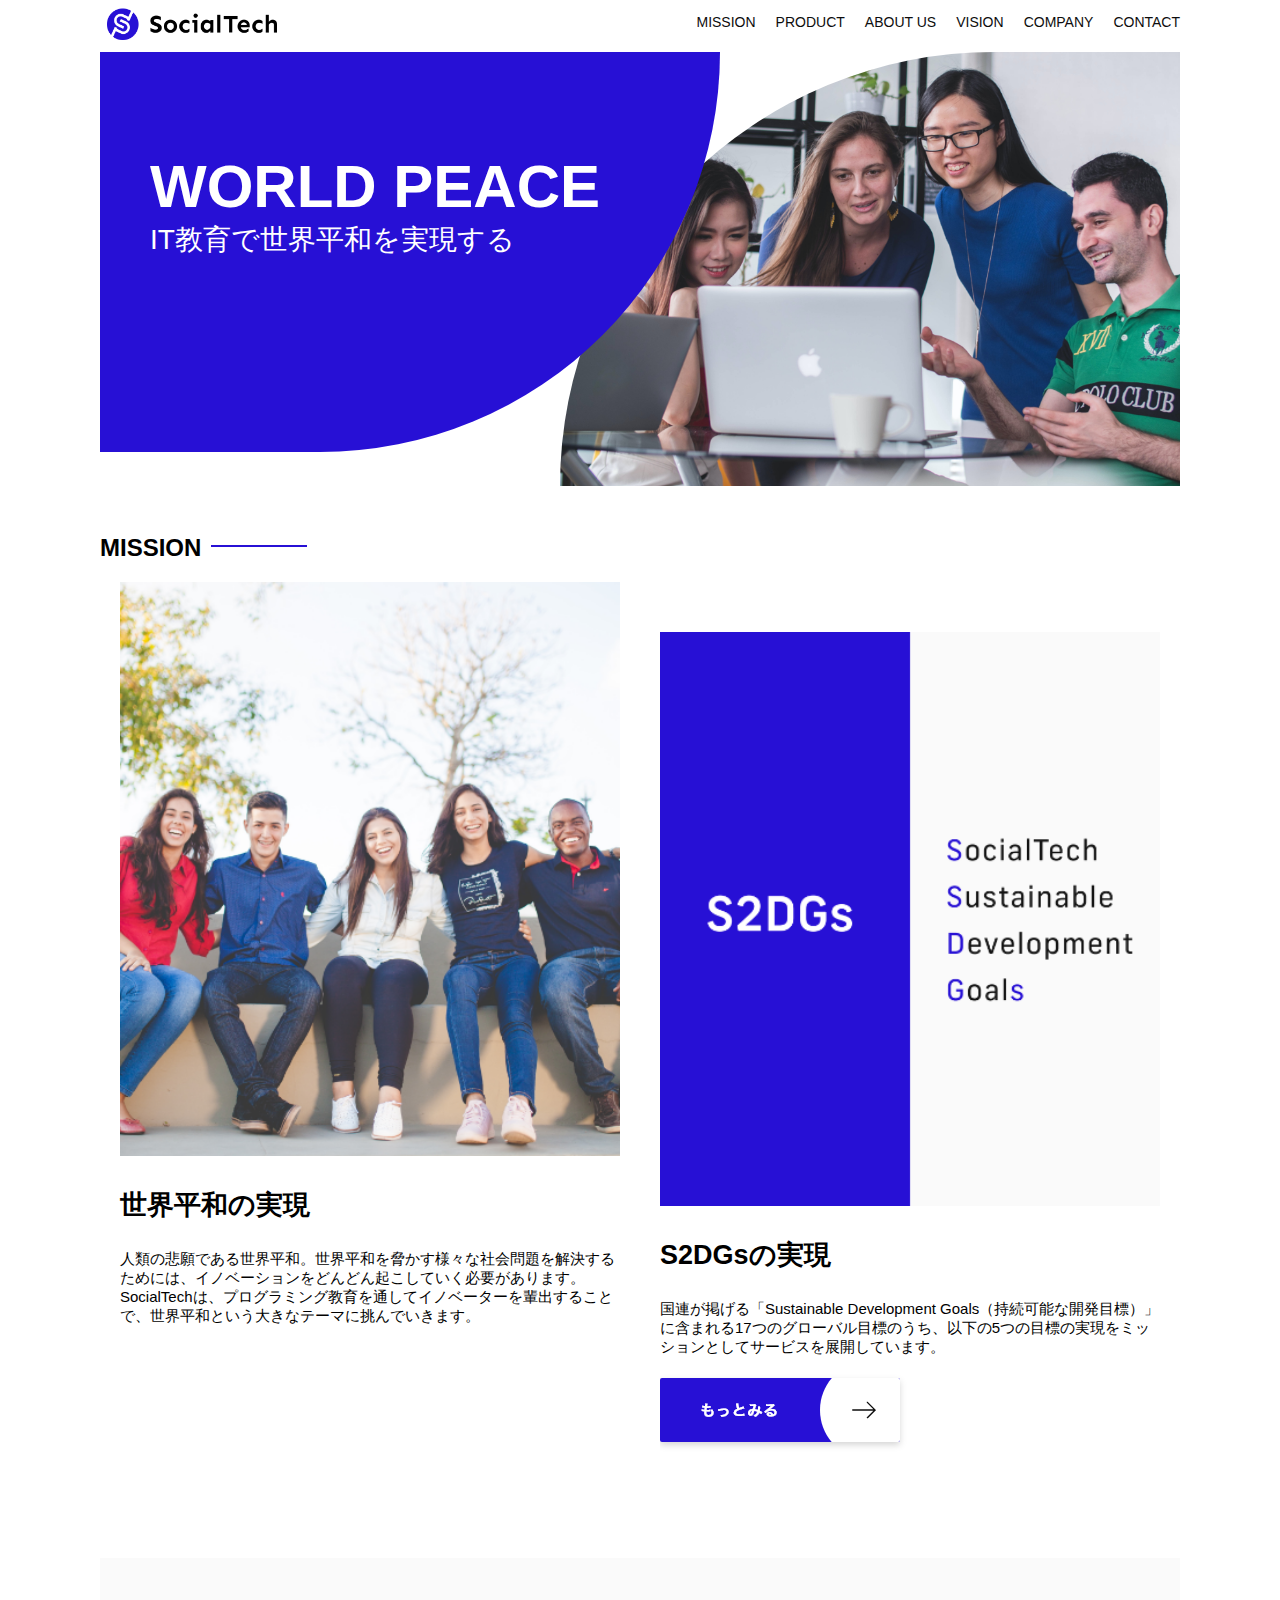
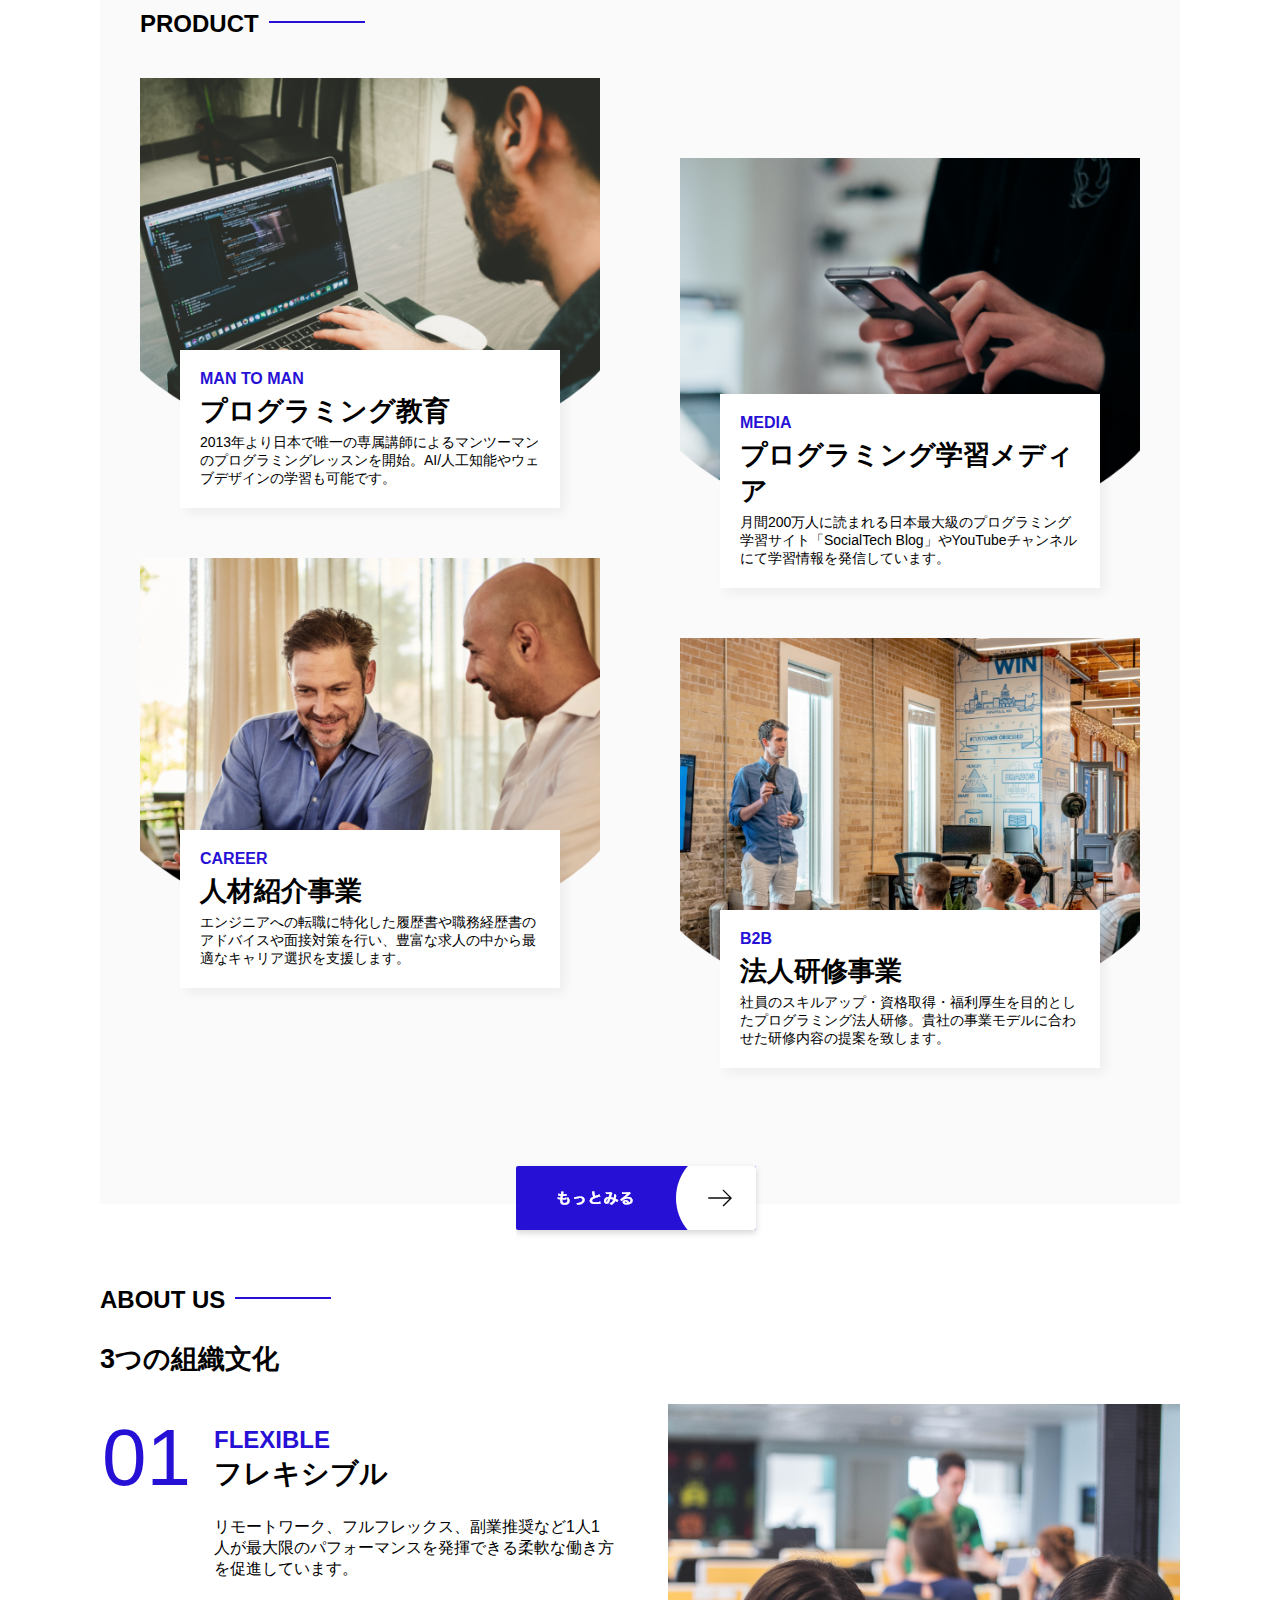
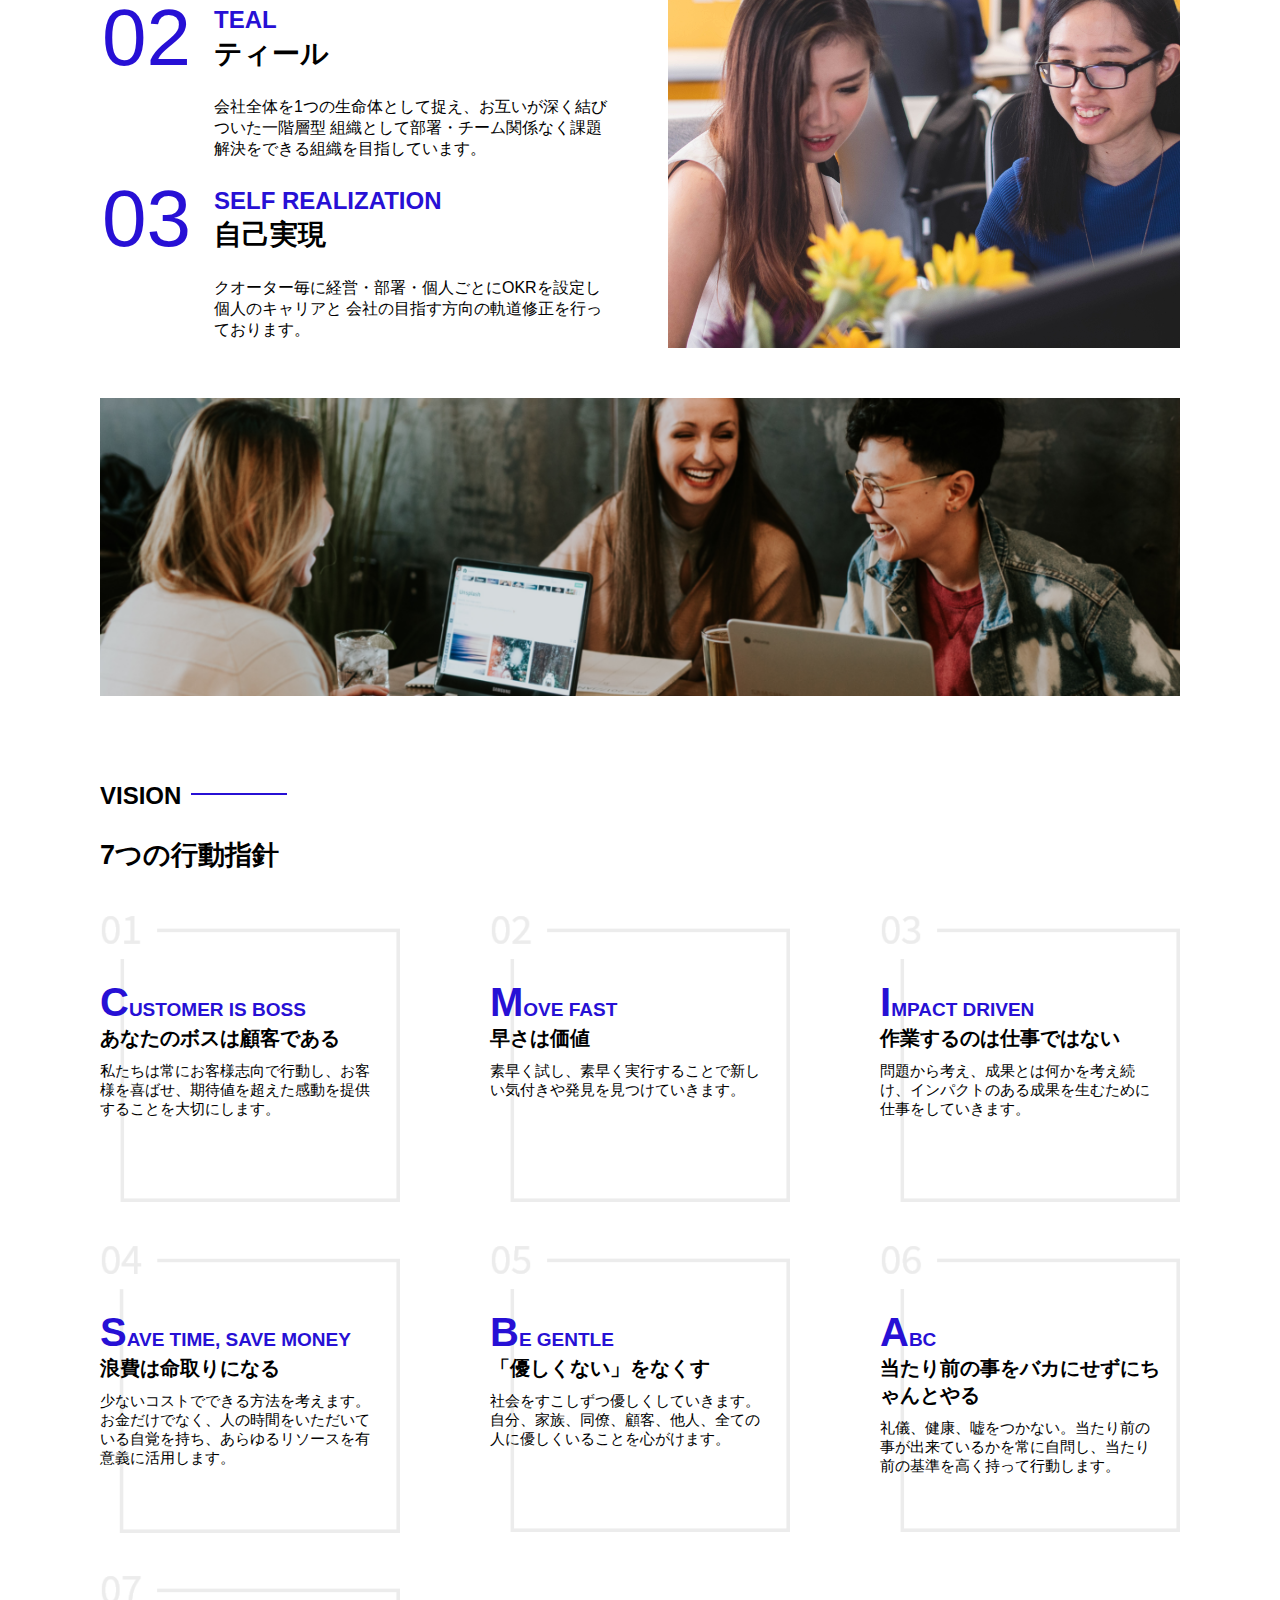
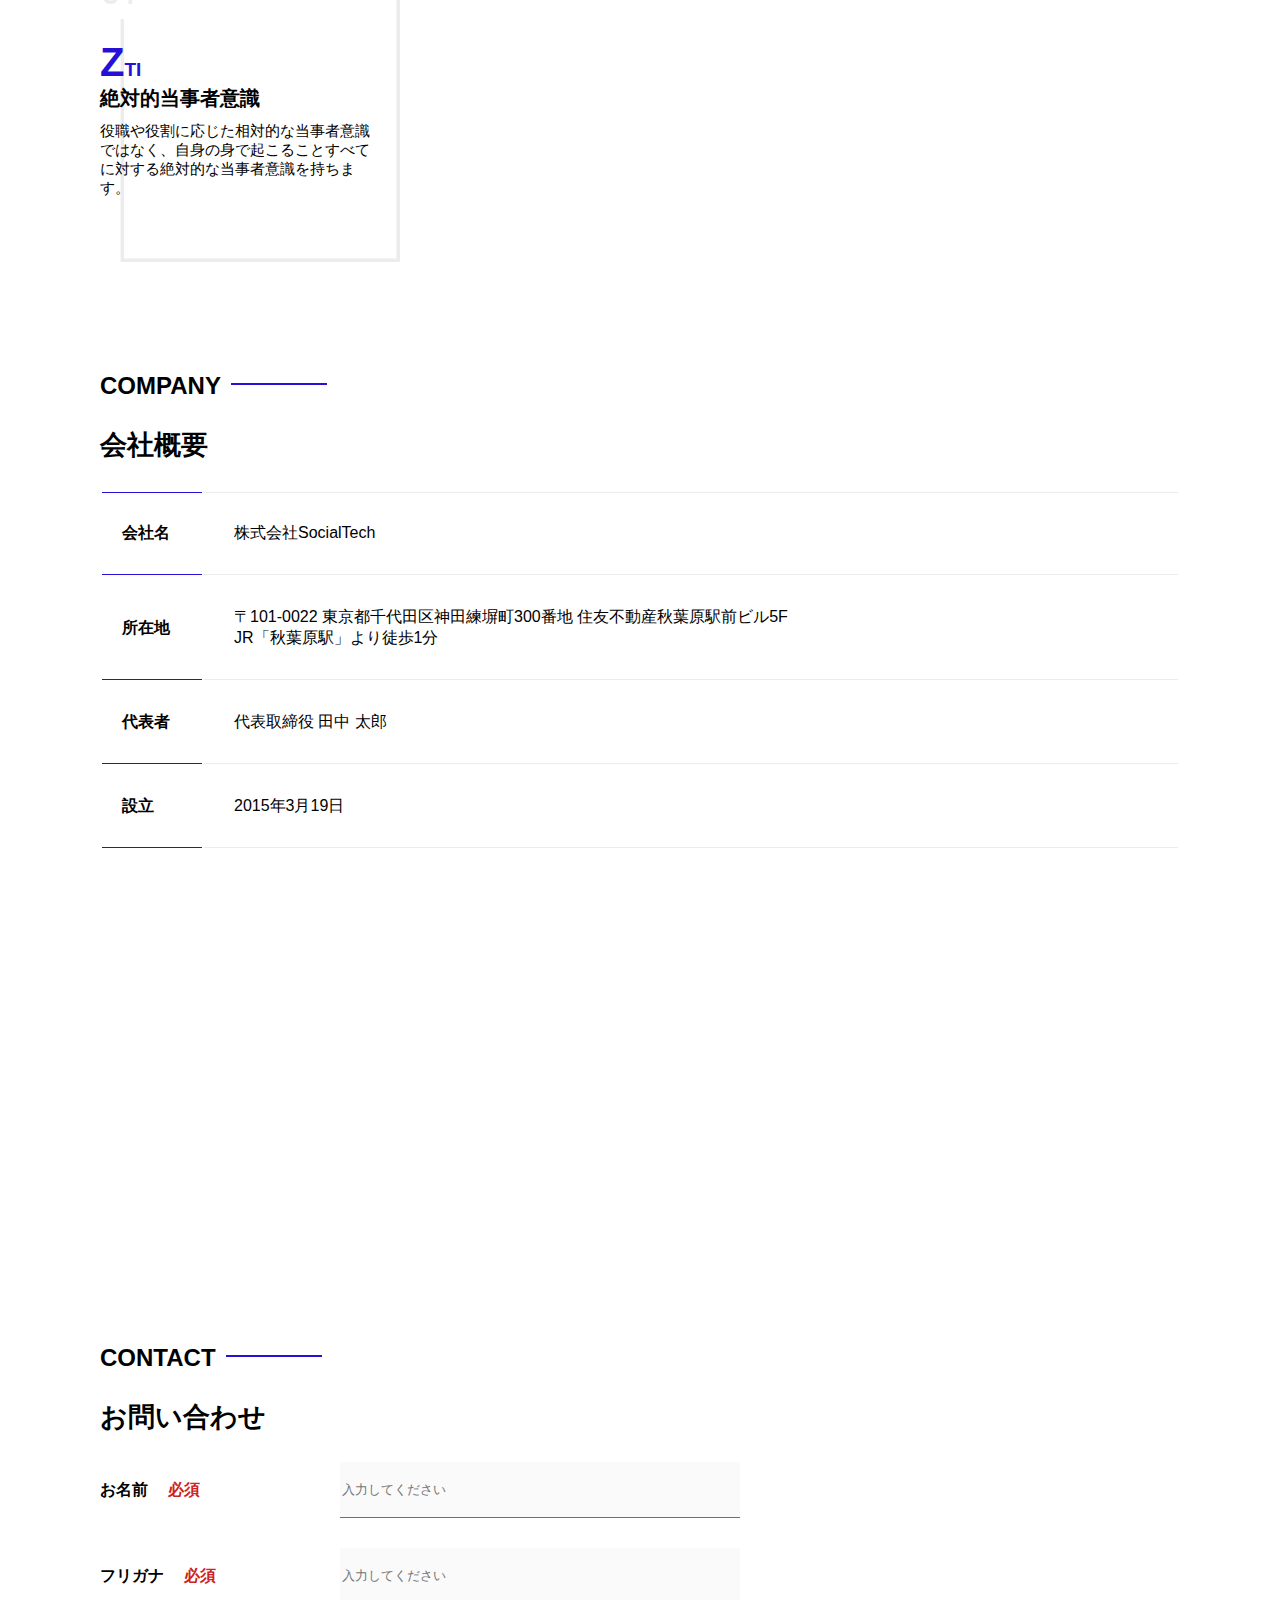
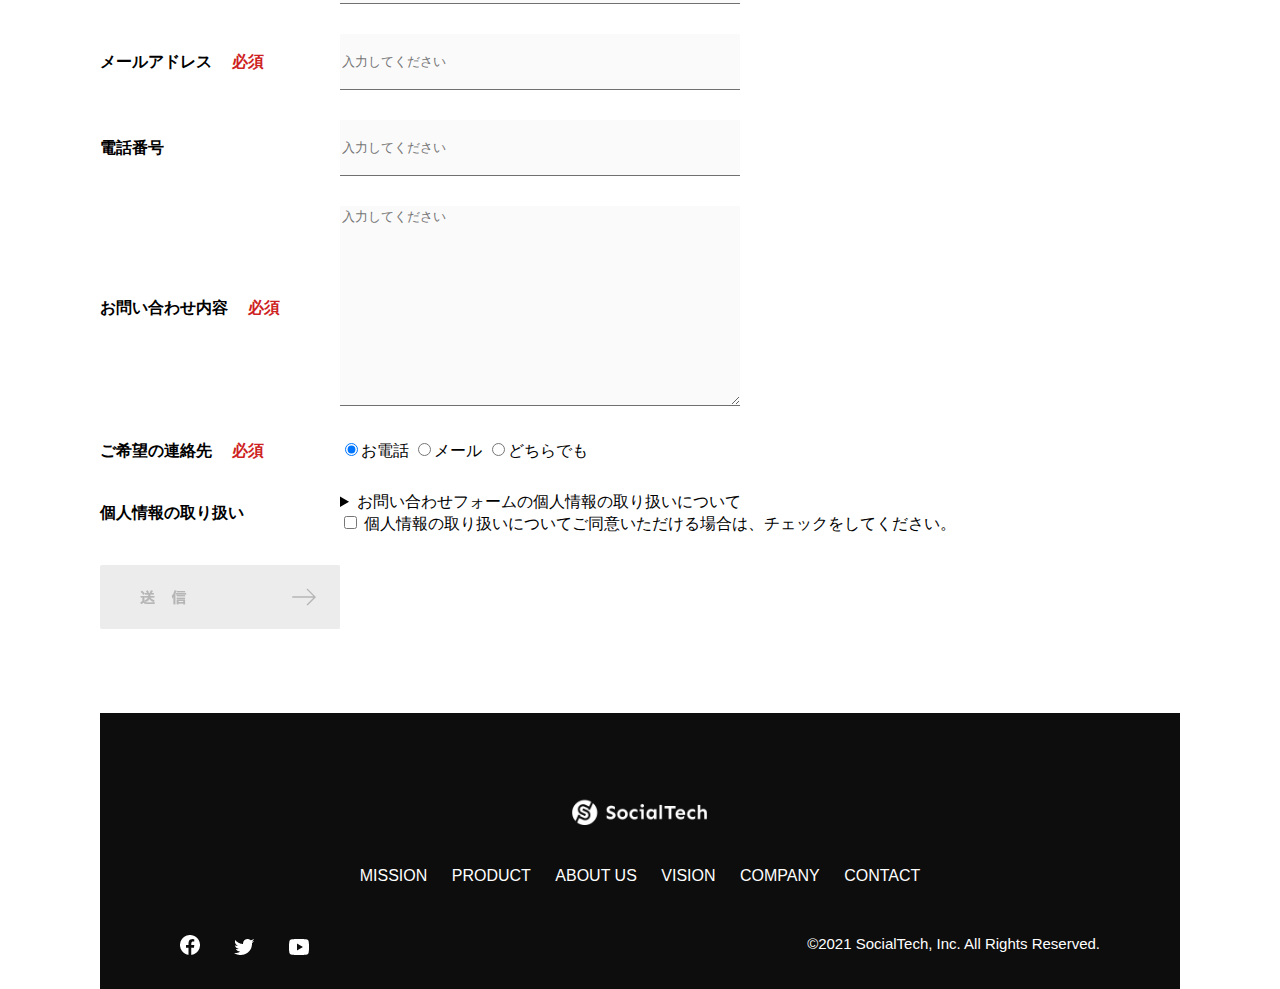
<file: socialtech/index.html>
<!DOCTYPE html>
<html>
  <head>
  <title>SocialTech</title>
  <meta charset="UTF-8">
  <meta name="description" content="SocialTechはEdTech業界のリーディングカンパニーを目指します。">
  <meta name="viewport" content="width=device-width, initial-scale=1.0">
  <link rel="stylesheet" href="style.css">
  </head>
  <body>
    <header>
      <a href="index.html" id="logo">
        <img src="images/logo.png" alt="トップページに戻る">
      </a>
      <nav id="nav-pc">
        <ul>
          <li><a href="mission.html">MISSION</a></li>
          <li><a href="product.html">PRODUCT</a></li>
          <li><a href="index.html#aboutus">ABOUT US</a></li>
          <li><a href="index.html#vision">VISION</a></li>
          <li><a href="index.html#company">COMPANY</a></li>
          <li><a href="index.html#contact">CONTACT</a></li>
        </ul>
      </nav>
      <!-- スマホ用メニューボタン -->
       <button id="menu-sp" onclick="document.getElementById('nav-sp').style.display = 'block'">
        <img src="images/button-menu.png" alt="ナビゲーションを開く">
       </button>
       <!-- スマホ用ナビゲーション -->
        <div id="nav-sp">
          <button id="close" onclick="document.getElementById('nav-sp').style.display = 'none'">
            <img src="images/button-close.png" alt="ナビゲーションを閉じる">
          </button>

          <nav>
            <ul>
              <li>
                <a id="logo-sp" href="index.html" onclick="document.getElementById('nav-sp').style.display = 'none'"><img src="images/logo-sp.png" alt="トップページに戻る"></a>
              </li>
              <li><a class="menu" href="mission.html" onclick="document.getElementById('nav-sp').style.display = 'none'">MISSION</a></li>
              <li><a class="menu" href="product.html" onclick="document.getElementById('nav-sp').style.display = 'none'">PRODUCT</a></li>
              <li><a class="menu" href="index.html#aboutus" onclick="document.getElementById('nav-sp').style.display = 'none'">ABOUT US</a></li>
              <li><a class="menu" href="index.html#vision" onclick="document.getElementById('nav-sp').style.display = 'none'">VISION</a></li>
              <li><a class="menu" href="index.html#company" onclick="document.getElementById('nav-sp').style.display = 'none'">COMPANY</a></li>
              <li><a class="menu" href="index.html#contact" onclick="document.getElementById('nav-sp').style.display = 'none'">CONTACT</a></li>
           </ul>
          </nav>
          <div id="sns">
            <a href="https://www.facebook.com/sejuku2013">
              <img src="images/button-facebook.png" alt="Facebookのリンク">
            </a>
            <a href="https://twitter.com/samuraijuku">
              <img src="images/button-twitter.png" alt="Twitterのリンク">
            </a>
            <a href="https://www.youtube.com/channel/UCCFOQO5aDK0xXam4cUQXT8g">
              <img src="images/button-youtube.png" alt="YouTubeのリンク">
            </a>
          </div>
        </div>
    </header>

  <main>
    <article>
      <section id="main-visual">
        <div id="main-message">
          <h1>WORLD PEACE</h1>
          <p>IT教育で世界平和を実現する</p>
        </div>
        <img src="images/index/index-main.png" alt="PCの周りに集まる多国籍の仲間たち">
      </section>
      <!-- ミッション -->
      <section id="mission">
        <h2 class="index-h2">MISSION</h2>
        <div id="mission-flex">
          <div>
            <img id="mission-photo" src="images/index/index-mission.png" alt="屋外のベンチで写真を撮影する多国籍の仲間たち">
            <h3>世界平和の実現</h3>
            <p>
              人類の悲願である世界平和。世界平和を脅かす様々な社会問題を解決するためには、イノベーションをどんどん起こしていく必要があります。SocialTechは、プログラミング教育を通してイノベーターを輩出することで、世界平和という大きなテーマに挑んでいきます。
            </p>
          </div>
          <div>
            <img id="s2dgs" src="images/index/s2dgs.png" alt="S2DGs">
            <h3>S2DGsの実現</h3>
            <p>国連が掲げる「Sustainable Development Goals（持続可能な開発目標）」に含まれる17つのグローバル目標のうち、以下の5つの目標の実現をミッションとしてサービスを展開しています。</p>
            <a href="mission.html">
              <img src="images/button-more.png" alt="もっとみる">
            </a>
          </div>
        </div>
    </section>
    <!-- プロダクト -->
     <section id="product">
      <h2 class="index-h2">PRODUCT</h2>
      <div class="product-flex">
        <div id="product-left">
          <div>
            <img class="product-photo" src="images/index/index-mantoman.png" alt="PCでコードを書く男性">
            <div class="product-explain">
              <span>MAN TO MAN</span>
              <h3>プログラミング教育</h3>
              <p>2013年より日本で唯一の専属講師によるマンツーマンのプログラミングレッスンを開始。AI/人工知能やウェブデザインの学習も可能です。</p>
            </div>
          </div>

          <div>
            <img class="product-photo" src="images/index/index-career.png" alt="笑顔で話し合う2人の男性">
            <div class="product-explain">
              <span>CAREER</span>
              <h3>人材紹介事業</h3>
              <p>エンジニアへの転職に特化した履歴書や職務経歴書のアドバイスや面接対策を行い、豊富な求人の中から最適なキャリア選択を支援します。</p>
            </div>
          </div>
        </div>

        <div id="product-right">
          <div>
            <img class="product-photo" src="images/index/index-media.png" alt="スマートフォンを操作する人">
            <div class="product-explain">
              <span>MEDIA</span>
              <h3>プログラミング学習メディア</h3>
              <p>月間200万人に読まれる日本最大級のプログラミング学習サイト「SocialTech Blog」やYouTubeチャンネルにて学習情報を発信しています。</p>
            </div>
          </div>
          <div>
            <img class="product-photo" src="images/index/index-b2b.png" alt="講演中の男性とそれを聴く人々">
            <div class="product-explain">
              <span>B2B</span>
              <h3>法人研修事業</h3>
              <p>社員のスキルアップ・資格取得・福利厚生を目的としたプログラミング法人研修。貴社の事業モデルに合わせた研修内容の提案を致します。</p>
            </div>
          </div>
        </div>
      </div>

      <div id="product-more">
        <a href="product.html">
          <img src="images/button-more.png" alt="もっとみる">
        </a>
      </div>
     </section>
     <!-- ABOUT US -->
      <section id="aboutus">
        <h2 class="index-h2">ABOUT US</h2>
        <h3>3つの組織文化</h3>
        <div>
          <table class="culture-table">
            <tr>
              <td class="culture-num">01</td>
              <th><span class="culture-en">FLEXIBLE</span><br>フレキシブル</th>
            </tr>
            <tr>
              <td>
                <!-- 空のセル -->
              </td>
              <td class="culture-description">リモートワーク、フルフレックス、副業推奨など1人1人が最大限のパフォーマンスを発揮できる柔軟な働き方を促進しています。</td>
            </tr>
            <tr>
              <td class="culture-num">02</td>
              <th><span class="culture-en">TEAL</span><br>ティール</th>
            </tr>
            <tr>
              <td>
                <!-- 空のセル -->
              </td>
              <td class="culture-description">会社全体を1つの生命体として捉え、お互いが深く結びついた一階層型 組織として部署・チーム関係なく課題解決をできる組織を目指しています。</td>
            </tr>
            <tr>
              <td class="culture-num">03</td>
              <th><span class="culture-en">SELF REALIZATION</span><br>自己実現</th>
            </tr>
            <tr>
              <td>
                <!-- 空のセル -->
              </td>
              <td class="culture-description">クオーター毎に経営・部署・個人ごとにOKRを設定し個人のキャリアと 会社の目指す方向の軌道修正を行っております。</td>
            </tr>
          </table>
          <img class="culture-img" src="images/index/index-aboutus1.png" alt="笑顔で話し合う2人の女性">
        </div>
        <img class="culture-img2" src="images/index/index-aboutus2.png" alt="笑顔で話し合う3人の男女">
      </section>

      <!-- VISION -->
      <section id="vision">
        <h2 class="index-h2">VISION</h2>
        <h3>7つの行動指針</h3>
        <div>
           <div class="vision-box">
            <img src="images/index/vision-01.png" alt="01">
            <div>
              <h4>CUSTOMER IS BOSS</h4>
              <h5>あなたのボスは顧客である</h5>
              <p>私たちは常にお客様志向で行動し、お客様を喜ばせ、期待値を超えた感動を提供することを大切にします。</p>
            </div>
           </div>
           
           <div class="vision-box">
            <img src="images/index/vision-02.png" alt="02">
            <div>
              <h4>MOVE FAST</h4>
              <h5>早さは価値</h5>
              <p>素早く試し、素早く実行することで新しい気付きや発見を見つけていきます。</p>
            </div>
           </div>

           <div class="vision-box">
            <img src="images/index/vision-03.png" alt="03">
            <div>
              <h4>IMPACT DRIVEN</h4>
              <h5>作業するのは仕事ではない</h5>
              <p>問題から考え、成果とは何かを考え続け、インパクトのある成果を生むために仕事をしていきます。</p>
            </div>
           </div>

           <div class="vision-box">
            <img src="images/index/vision-04.png" alt="04">
            <div>
              <h4>SAVE TIME, SAVE MONEY</h4>
              <h5>浪費は命取りになる</h5>
              <p>少ないコストでできる方法を考えます。お金だけでなく、人の時間をいただいている自覚を持ち、あらゆるリソースを有意義に活用します。</p>
            </div>
           </div>

           <div class="vision-box">
            <img src="images/index/vision-05.png" alt="05">
            <div>
              <h4>BE GENTLE</h4>
              <h5>「優しくない」をなくす</h5>
              <p>社会をすこしずつ優しくしていきます。自分、家族、同僚、顧客、他人、全ての人に優しくいることを心がけます。</p>
            </div>
           </div>

            <div class="vision-box">
            <img src="images/index/vision-06.png" alt="06">
            <div>
              <h4>ABC</h4>
              <h5>当たり前の事をバカにせずにちゃんとやる</h5>
              <p>礼儀、健康、嘘をつかない。当たり前の事が出来ているかを常に自問し、当たり前の基準を高く持って行動します。</p>
            </div>
           </div>

            <div class="vision-box">
            <img src="images/index/vision-07.png" alt="07">
            <div>
              <h4>ZTI</h4>
              <h5>絶対的当事者意識</h5>
              <p>役職や役割に応じた相対的な当事者意識ではなく、自身の身で起こることすべてに対する絶対的な当事者意識を持ちます。</p>
            </div>
           </div>
        </div>
      </section>
      <!-- COMPANY -->
      <section id="company">
        <h2 class="index-h2">COMPANY</h2>
        <h3>会社概要</h3>
        <table id="company-table">
          <tr>
            <th class="tableheader tableheader-first">会社名</th>
            <td class="cell cell-first">株式会社SocialTech</td>
          </tr>
          <tr>
            <th class="tableheader">所在地</th>
            <td class="cell">〒101-0022 東京都千代田区神田練塀町300番地 住友不動産秋葉原駅前ビル5F<br>JR「秋葉原駅」より徒歩1分</td>
          </tr>
          <tr>
            <th class="tableheader">代表者</th>
            <td class="cell">代表取締役 田中 太郎</td>
          </tr>
          <tr>
            <th class="tableheader">設立</th>
            <td class="cell">2015年3月19日</td>
          </tr>
        </table>
 <iframe 
 src="https://www.google.com/maps/embed?pb=!1m18!1m12!1m3!1d3240.0688551336807!2d139.7720776771055!3d35.69992317258124!2m3!1f0!2f0!3f0!3m2!1i1024!2i768!4f13.1!3m3!1m2!1s0x60188fee13660e23%3A0x77137876edf742ac!2z5L2P5Y-L5LiN5YuV55Sj56eL6JGJ5Y6f6aeF5YmN44OT44Or!5e0!3m2!1sja!2sjp!4v1704858013291!5m2!1sja!2sjp" 
 style="border: 0" allowfullscreen="" loading="lazy">
 </iframe>
      </section>

      <!-- お問い合わせフォーム -->
      <section id="contact">
        <h2 class="index-h2">CONTACT</h2>
        <h3>お問い合わせ</h3>
        <form>
          <div>
             <div class="contact-heading">
              <label class="contact-label">お名前<span class="contact-span">必須</span></label>
             </div>
             <div>
              <input type="text" name="name" placeholder="入力してください" class="contact-textbox">
             </div>
          </div>
          
          <div>
            <div class="contact-heading">
              <label class="contact-label">フリガナ<span class="contact-span">必須</span></label>
            </div>
            <div>
              <input type="text" name="hurigana" placeholder="入力してください" class="contact-textbox">
            </div>
          </div>

          <div>
            <div class="contact-heading">
              <label class="contact-label">メールアドレス<span class="contact-span">必須</span></label>
            </div>
            <div>
              <input type="text" name="email" placeholder="入力してください" class="contact-textbox">
            </div>
          </div>

          <div>
            <div class="contact-heading">
              <label class="contact-label">電話番号</label>
            </div>
            <div>
              <input type="text" name="tel" placeholder="入力してください" class="contact-textbox">
            </div>
          </div>

          <div>
            <div class="contact-heading">
              <label class="contact-label">お問い合わせ内容<span class="contact-span">必須</span></label>
            </div>

            <div>
              <textarea class="contact-textarea" placeholder="入力してください" name="message"></textarea>
            </div>
          </div>

          <div>
            <div class="contact-heading">
              <label class="contact-label">ご希望の連絡先<span class="contact-span">必須</span></label>
            </div>

            <div><input class="radiobutton" type="radio" value="tel" name="contact" checked><label>お電話</label> <input class="radiobutton" type="radio" value="mail" name="contact"><label>メール</label> <input class="radiobutton" type="radio" value="both" name="contact"><label>どちらでも</label></div>
          </div>

          <div>
            <div class="contact-heading">
              <label class="contact-label">個人情報の取り扱い</label>
            </div>

            <div>
              <details>
                <summary>お問い合わせフォームの個人情報の取り扱いについて</summary>
                <div>
                  <dl>
                    <dt>１．組織の名称又は氏名</dt>
                    <dd>株式会社SocialTech</dd>
                    <dt>２．個人情報保護管理者（若しくはその代理人）の氏名又は職名、所属及び連絡先</dt>
                    <dd>
                      <p>鈴木 一郎 コーポレート部</p>
                      <p>メールアドレス：samurai@example.com</p>
                      <p>TEL：03-1234-5678</p>
                    </dd>
                    <dt>３．個人情報の利用目的</dt>
                    <dd>
                      <ul>
                        <li>本サービス及び本サービスに関連する情報の提供又はそれらに関する連絡のため</li>
                        <li>ユーザーの本人確認のため</li>
                        <li>当社サービスのご案内のため</li>
                        <li>当社の商品等の広告または宣伝（電子メールによるものを含むものとします。）</li>
                      </ul>
                    </dd>
                    <dt>４．個人情報の取り扱い業務の委託</dt>
                    <dd>個人情報の取扱業務の全部または一部を外部に業務委託する場合があります。その際、弊社は、個人情報を適切に保護できる管理体制を敷き実行していることを条件として委託先を厳選したうえで、機密保持契約を委託先と締結し、お客様の個人情報を厳密に管理させます。</dd>
                    <dt>５．個人情報の開示等の請求</dt>
                    <dd>
                      お客様は、弊社に対してご自身の個人情報の開示等（利用目的の通知、開示、内容の訂正・追加・削除、利用の停止または消去、第三者への提供の停止）に関して、当社問合わせ窓口に申し出ることができます。<br>
                      その際、弊社はお客様ご本人を確認させていただいたうえで、合理的な期間内に対応いたします。<br>
                      なお、個人情報に関する弊社問合わせ先は、次の通りです。
                    </dd>
                    <dd>
                      <p>株式会社SocialTech　個人情報問合せ窓口</p>
                      <p>〒150-0043　東京都千代田区神田練塀町300番地 住友不動産秋葉原駅前ビル5F</p>
                      <p>メールアドレス：samurai@example.com　TEL：03-1234-5678</p>
                    </dd>

                    <dt>６．個人情報を提供されることの任意性について</dt>
                    <dd>お客様がご自身の個人情報を弊社に提供されるか否かは、お客様のご判断によりますが、もしご提供されない場合には、適切なサービスが提供できない場合がありますので予めご了承ください。</dd>
                  </dl>
                </div>
              </details>
              <input type="checkbox" name="agree">
              <span>個人情報の取り扱いについてご同意いただける場合は、チェックをしてください。</span>
            </div>
          </div>
            <input type="image" src="images/button-submit.png" alt="送信する">
        </form>
      </section>
    </article>
  </main>

  <footer>
    <div id="footer-logo">
      <img src="images/logo-sp.png" alt="SocialTech">
    </div>
    <div id="footer-link">
    <a href="mission.html">MISSION</a>
    <a href="product.html">PRODUCT</a>
    <a href="index.html#aboutus">ABOUT US</a>
    <a href="index.html#vision">VISION</a>
    <a href="index.html#company">COMPANY</a>
    <a href="index.html#contact">CONTACT</a>
    </div>
    <div id="sns-footer">
      <div class="sns-btns">
        <a href="https://www.facebook.com/sejuku2013"><img src="images/button-facebook.png" alt="Facebookのリンク"></a>
        <a href="https://twitter.com/samuraijuku"><img src="images/button-twitter.png" alt="Twitterのリンク"></a>
        <a href="https://www.youtube.com/channel/UCCFOQO5aDK0xXam4cUQXT8g"><img src="images/button-youtube.png" alt="YouTubeのリンク"></a>
      </div>
      <p id="copyright">&copy;2021 SocialTech, Inc. All Rights Reserved.</p>
    </div>
  </footer>
  </body>
</html>
</file>
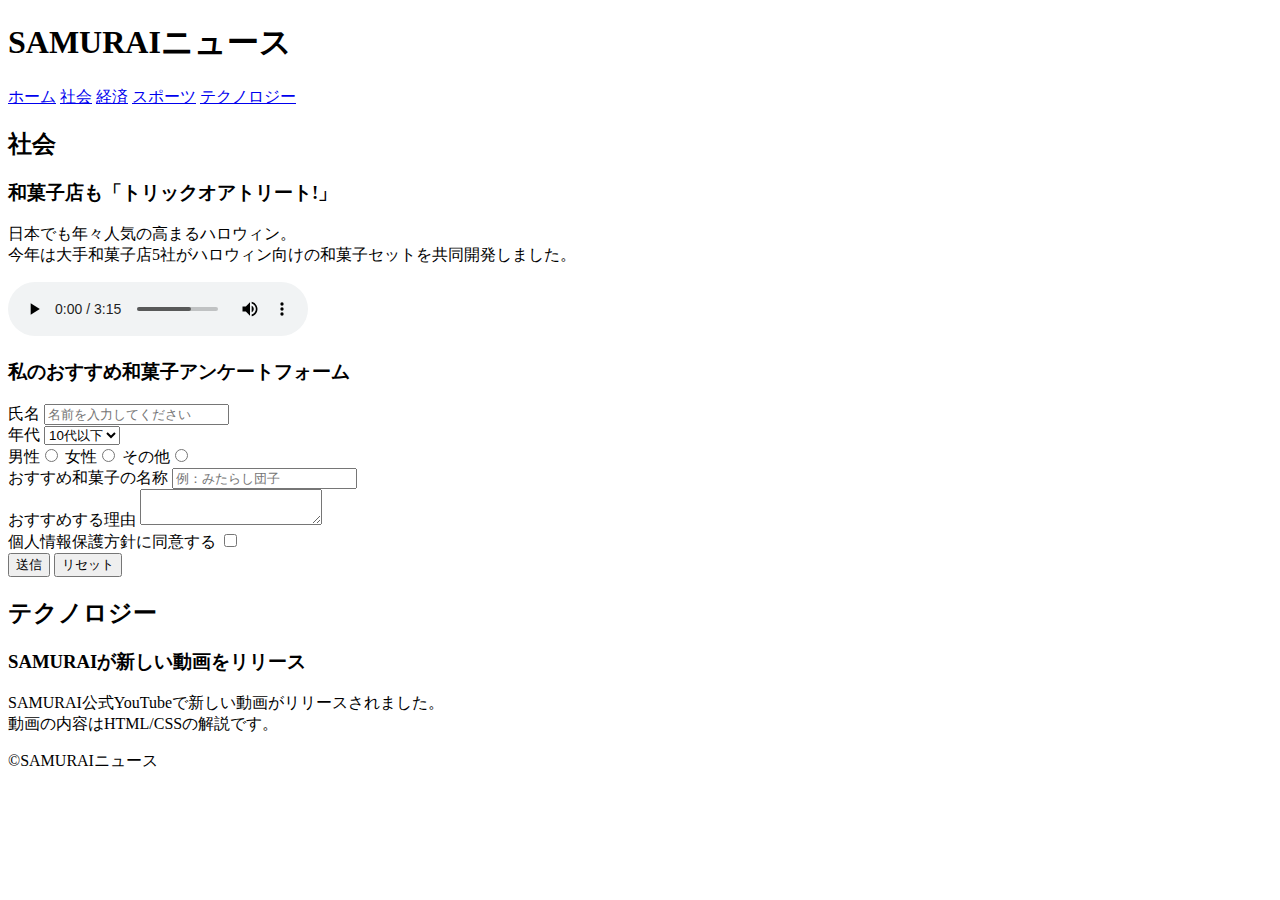
<file: kadai_008/kadai_008.html>
<!DOCTYPE html>
<html>
  <head>
  <title>8章課題</title>
  <meta name="description" content="このページは8章の課題です。">
  <meta charset="UTF-8">
</head>
<body>
  <header>
    <h1>SAMURAIニュース</h1>
    <nav>
      <a href="https://www.sejuku.net/?_gl=1*1wxbezd*_gcl_aw*R0NMLjE3NjI2NzA3NTkuQ2p3S0NBaUE4YnZJQmhCSkVpd0F1NWF5ckNZRnBTNzYzbjJNbXUtR1Z2bEJXeUk2SlpjRkR1QlhCem4tSnluejFjczdMbjJaeXYxaHl4b0N6ZklRQXZEX0J3RQ..*_gcl_au*NTQyOTcwNjAuMTc2MjY3MDc1OA..*_ga*NzQzNDcyMzk4LjE3NjI2NzA3NTg.*_ga_8Y6TNFRTP7*czE3Njk0ODcxNDgkbzE1NyRnMSR0MTc2OTQ4ODMzOCRqMjMkbDAkaDA.">ホーム</a>
      <a href="https://www.sejuku.net/?_gl=1*1wxbezd*_gcl_aw*R0NMLjE3NjI2NzA3NTkuQ2p3S0NBaUE4YnZJQmhCSkVpd0F1NWF5ckNZRnBTNzYzbjJNbXUtR1Z2bEJXeUk2SlpjRkR1QlhCem4tSnluejFjczdMbjJaeXYxaHl4b0N6ZklRQXZEX0J3RQ..*_gcl_au*NTQyOTcwNjAuMTc2MjY3MDc1OA..*_ga*NzQzNDcyMzk4LjE3NjI2NzA3NTg.*_ga_8Y6TNFRTP7*czE3Njk0ODcxNDgkbzE1NyRnMSR0MTc2OTQ4ODMzOCRqMjMkbDAkaDA.">社会</a>
      <a href="https://www.sejuku.net/?_gl=1*1wxbezd*_gcl_aw*R0NMLjE3NjI2NzA3NTkuQ2p3S0NBaUE4YnZJQmhCSkVpd0F1NWF5ckNZRnBTNzYzbjJNbXUtR1Z2bEJXeUk2SlpjRkR1QlhCem4tSnluejFjczdMbjJaeXYxaHl4b0N6ZklRQXZEX0J3RQ..*_gcl_au*NTQyOTcwNjAuMTc2MjY3MDc1OA..*_ga*NzQzNDcyMzk4LjE3NjI2NzA3NTg.*_ga_8Y6TNFRTP7*czE3Njk0ODcxNDgkbzE1NyRnMSR0MTc2OTQ4ODMzOCRqMjMkbDAkaDA.">経済</a>
      <a href="https://www.sejuku.net/?_gl=1*1wxbezd*_gcl_aw*R0NMLjE3NjI2NzA3NTkuQ2p3S0NBaUE4YnZJQmhCSkVpd0F1NWF5ckNZRnBTNzYzbjJNbXUtR1Z2bEJXeUk2SlpjRkR1QlhCem4tSnluejFjczdMbjJaeXYxaHl4b0N6ZklRQXZEX0J3RQ..*_gcl_au*NTQyOTcwNjAuMTc2MjY3MDc1OA..*_ga*NzQzNDcyMzk4LjE3NjI2NzA3NTg.*_ga_8Y6TNFRTP7*czE3Njk0ODcxNDgkbzE1NyRnMSR0MTc2OTQ4ODMzOCRqMjMkbDAkaDA.">スポーツ</a>
      <a href="https://www.sejuku.net/?_gl=1*1wxbezd*_gcl_aw*R0NMLjE3NjI2NzA3NTkuQ2p3S0NBaUE4YnZJQmhCSkVpd0F1NWF5ckNZRnBTNzYzbjJNbXUtR1Z2bEJXeUk2SlpjRkR1QlhCem4tSnluejFjczdMbjJaeXYxaHl4b0N6ZklRQXZEX0J3RQ..*_gcl_au*NTQyOTcwNjAuMTc2MjY3MDc1OA..*_ga*NzQzNDcyMzk4LjE3NjI2NzA3NTg.*_ga_8Y6TNFRTP7*czE3Njk0ODcxNDgkbzE1NyRnMSR0MTc2OTQ4ODMzOCRqMjMkbDAkaDA.">テクノロジー</a>
    </nav>
  </header>

  <main>
    <article>
      <h2>社会</h2>
      <section>
        <h3>和菓子店も「トリックオアトリート!」</h3>
        <P>日本でも年々人気の高まるハロウィン。<br>
           今年は大手和菓子店5社がハロウィン向けの和菓子セットを共同開発しました。
        </P>
        <audio src="ichi.mp3" controls></audio>
      </section>

      <section >
        <h3>私のおすすめ和菓子アンケートフォーム</h3>
        <form>
          <label>氏名</label>
          <input type="text" placeholder="名前を入力してください">
          <br>

          <label>年代</label>
          <select>
            <option>10代以下</option>
            <option>20代</option>
            <option>30代</option>
            <option>40代以上</option>
          </select>
          <br>

          <label>男性</label><input type="radio" name="gender">
          <label>女性</label><input type="radio" name="gender">
          <label>その他</label><input type="radio" name="gender">
          <br>

          <label>おすすめ和菓子の名称</label>
          <input type="text" placeholder="例：みたらし団子">
          <br>

          <label>おすすめする理由</label>
          <textarea></textarea>
          <br>

          <label>個人情報保護方針に同意する</label>
          <input type="checkbox">
          <br>

          <input type="submit" value="送信">
          <input type="reset" value="リセット">
        </form>
      </section>
    </article>

    <article >
      <h2>テクノロジー</h2>
      <section>
      <h3>SAMURAIが新しい動画をリリース</h3>
      <p>SAMURAI公式YouTubeで新しい動画がリリースされました。<br>
      動画の内容はHTML/CSSの解説です。</p>
      </section>
    </article>
    
  </main>
  <footer>
    <p>&copy;SAMURAIニュース</p>
  </footer>
</body>
</html>
</file>
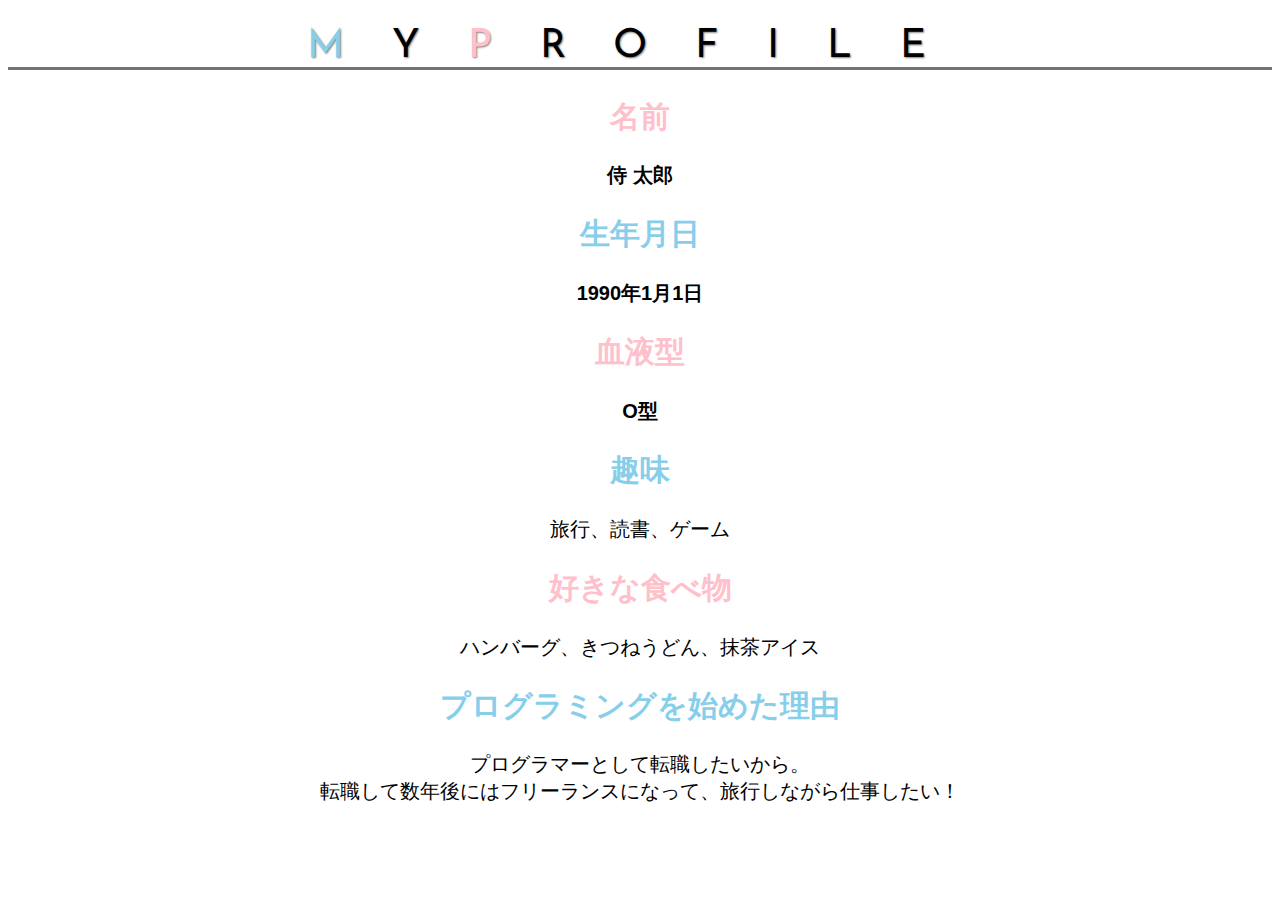
<file: kadai_015/kadai_015.html>
<!DOCTYPE html>
<html>
  <head>
    <title>15章課題</title>
      <meta charset="UTF-8">
      <meta name="description" content="このページは15章の課題です。">
      <link rel="stylesheet" href="style.css">
      <link rel="preconnect" href="https://fonts.googleapis.com">
      <link rel="preconnect" href="https://fonts.gstatic.com" crossorigin>
      <link href="https://fonts.googleapis.com/css2?family=Josefin+Sans&display=swap" rel="stylesheet">
  </head>
  <body>
    <h1><span class="blue">M</span>Y<span class="pink">P</span>ROFILE</h1>
    <div id="basic">
      <h2 class="pink">名前</h2>
      <p>侍 太郎</p>
      <h2 class="blue">生年月日</h2>
      <p>1990年1月1日</p>
      <h2 class="pink">血液型</h2> 
      <p>O型</p>
    </div>
    <h2 class="blue">趣味</h2>
    <p>旅行、読書、ゲーム</p>
    <h2 class="pink">好きな食べ物</h2>
    <p>ハンバーグ、きつねうどん、抹茶アイス</p>
    <h2 class="blue">プログラミングを始めた理由</h2>
    <p>プログラマーとして転職したいから。<br>転職して数年後にはフリーランスになって、旅行しながら仕事したい！</p>
  </body>
</html>
</file>
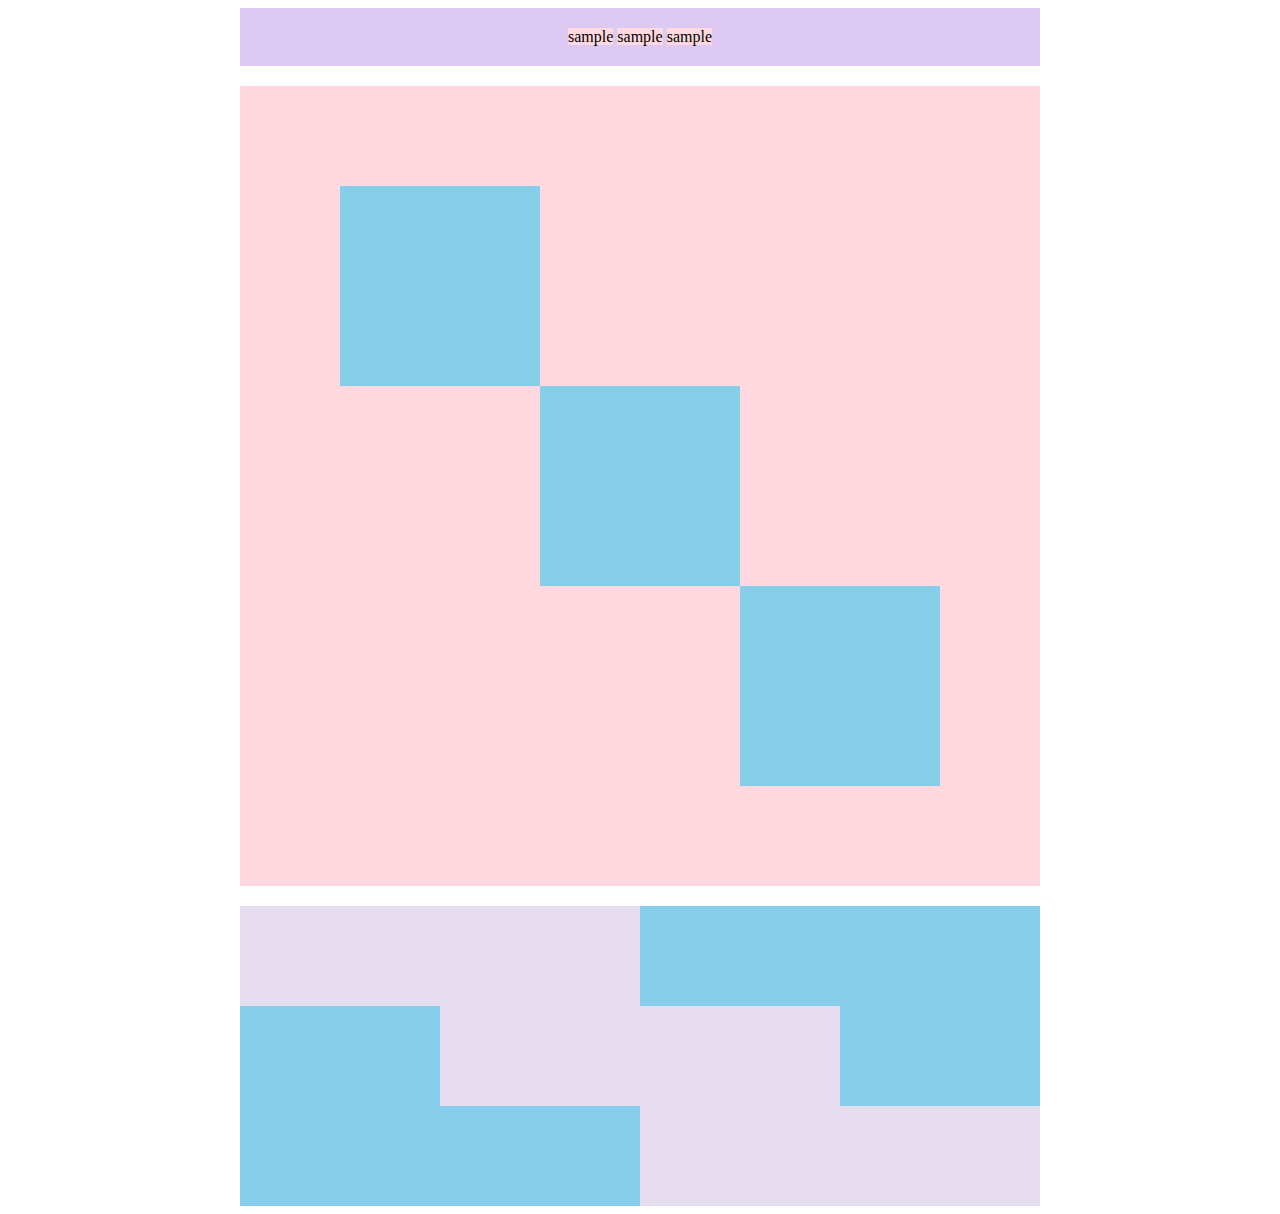
<file: kadai_018/kadai_018.html>
<!DOCTYPE html>
<html>
<head>
  <meta charset="UTF-8">
  <link rel="stylesheet" href="style.css">
  <meta name="description" content="このページは18章の課題です。">
  <title>18章課題</title>
</head>
<body>
  <div id="top">
    <p class="top-child">sample</p>
    <p class="top-child">sample</p>
    <p class="top-child">sample</p>
  </div>
  <div id="middle">
    <div id="middle-child01"></div>
    <div id="middle-child02"></div>
    <div id="middle-child03"></div>
  </div>
  <div id="bottom">
    <div id="bottom-child01"></div>
    <div id="bottom-child02"></div>
    <div id="bottom-child03"></div>
  </div>
</body>
</html>
</file>
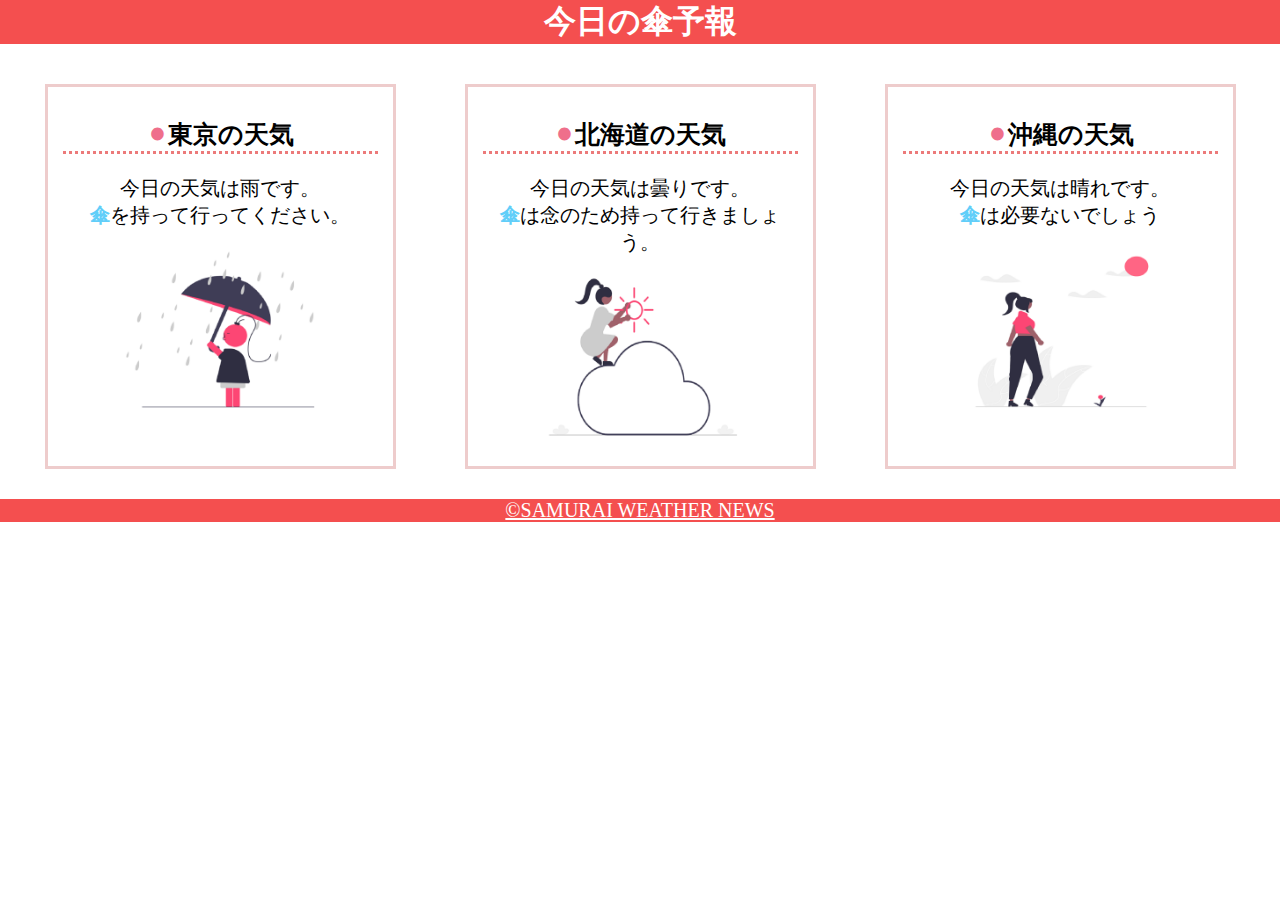
<file: kadai_022/kadai_022.html>
<!DOCTYPE html>
<html>
  <head>
    <meta charset="UTF-8">
    <meta name="viewport" content="width=device-width, initial-scale=1.0">
    <link rel="stylesheet" href="style.css">
    <meta name="description" content="このページは22章の課題です。">
    <title>22章課題</title>
  </head>
  <body>

    <header>
       <h1>今日の傘予報</h1>
    </header>
  
    <main>

      <div id="parent">
        <div class="contents">
          <h2>東京の天気</h2>
          <p>今日の天気は雨です。</p>
          <p>傘を持って行ってください。</p>
          <img src="images/rainy.png" alt="雨">
        </div>

        <div class="contents">
          <h2>北海道の天気</h2>
          <p>今日の天気は曇りです。</p>
          <p>傘は念のため持って行きましょう。</p>
          <img src="images/cloudy.png" alt="曇り">
        </div>

        <div class="contents">
          <h2>沖縄の天気</h2>
          <p>今日の天気は晴れです。</p>
          <p>傘は必要ないでしょう</p>
          <img src="images/sunny.png" alt="晴れ">
        </div>

      </div>

    </main>

    <footer>
      <a href="https://www.sejuku.net/corp/">&copy;SAMURAI WEATHER NEWS</a>
    </footer>
  </body>
</html>
</file>
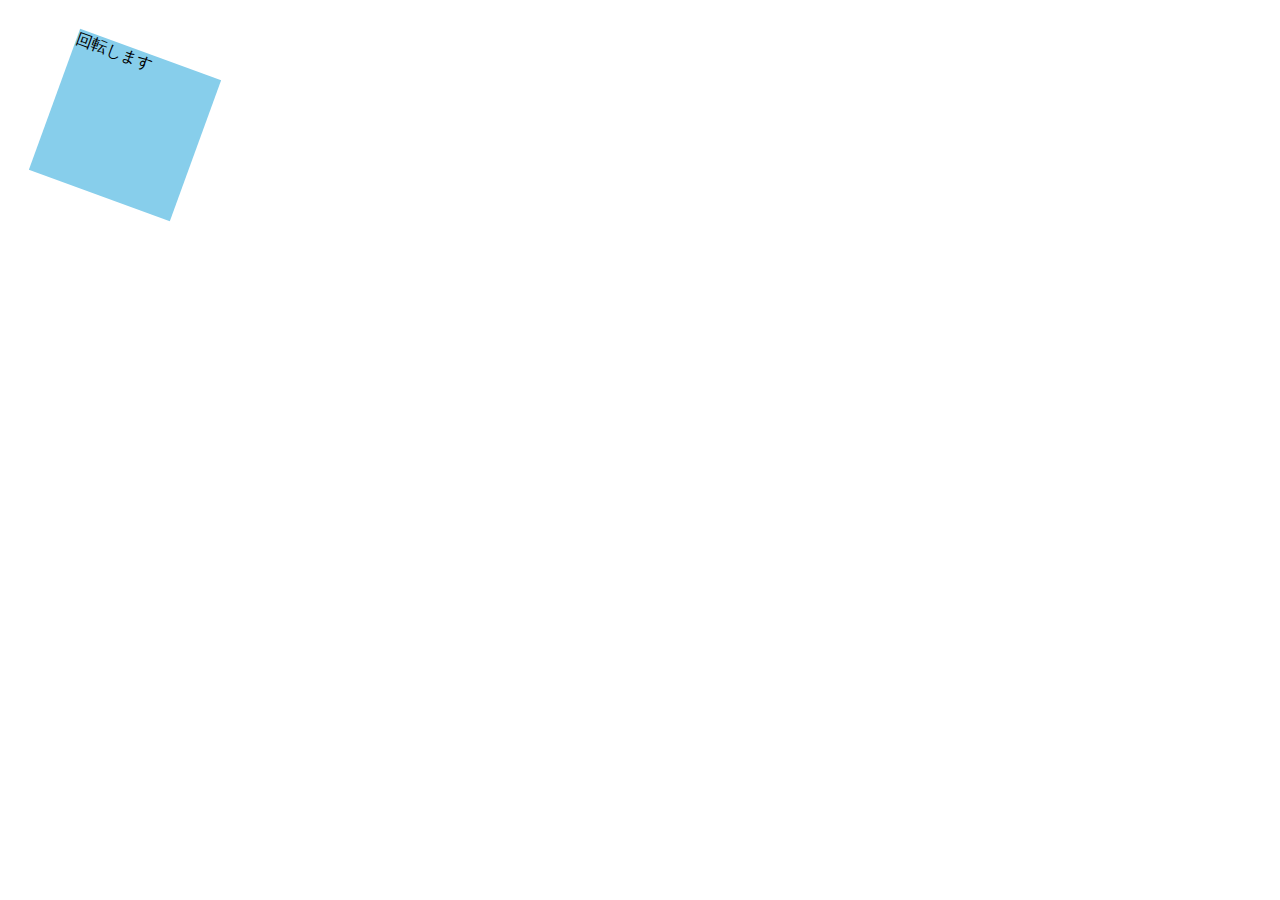
<file: kadai_mdn_css/mdn.html>
<!DOCTYPE html>
<html>
  <head>
    <style>
      div{
        position: absolute;
        left: 50px;
        top:50px;
        width: 150px;
        height: 150px;
        background-color: skyblue;
        transform:rotate(20deg) ;
      }
    </style>
  </head>

  <body>
    <div>
      回転します
    </div>

  </body>

</html>
</file>
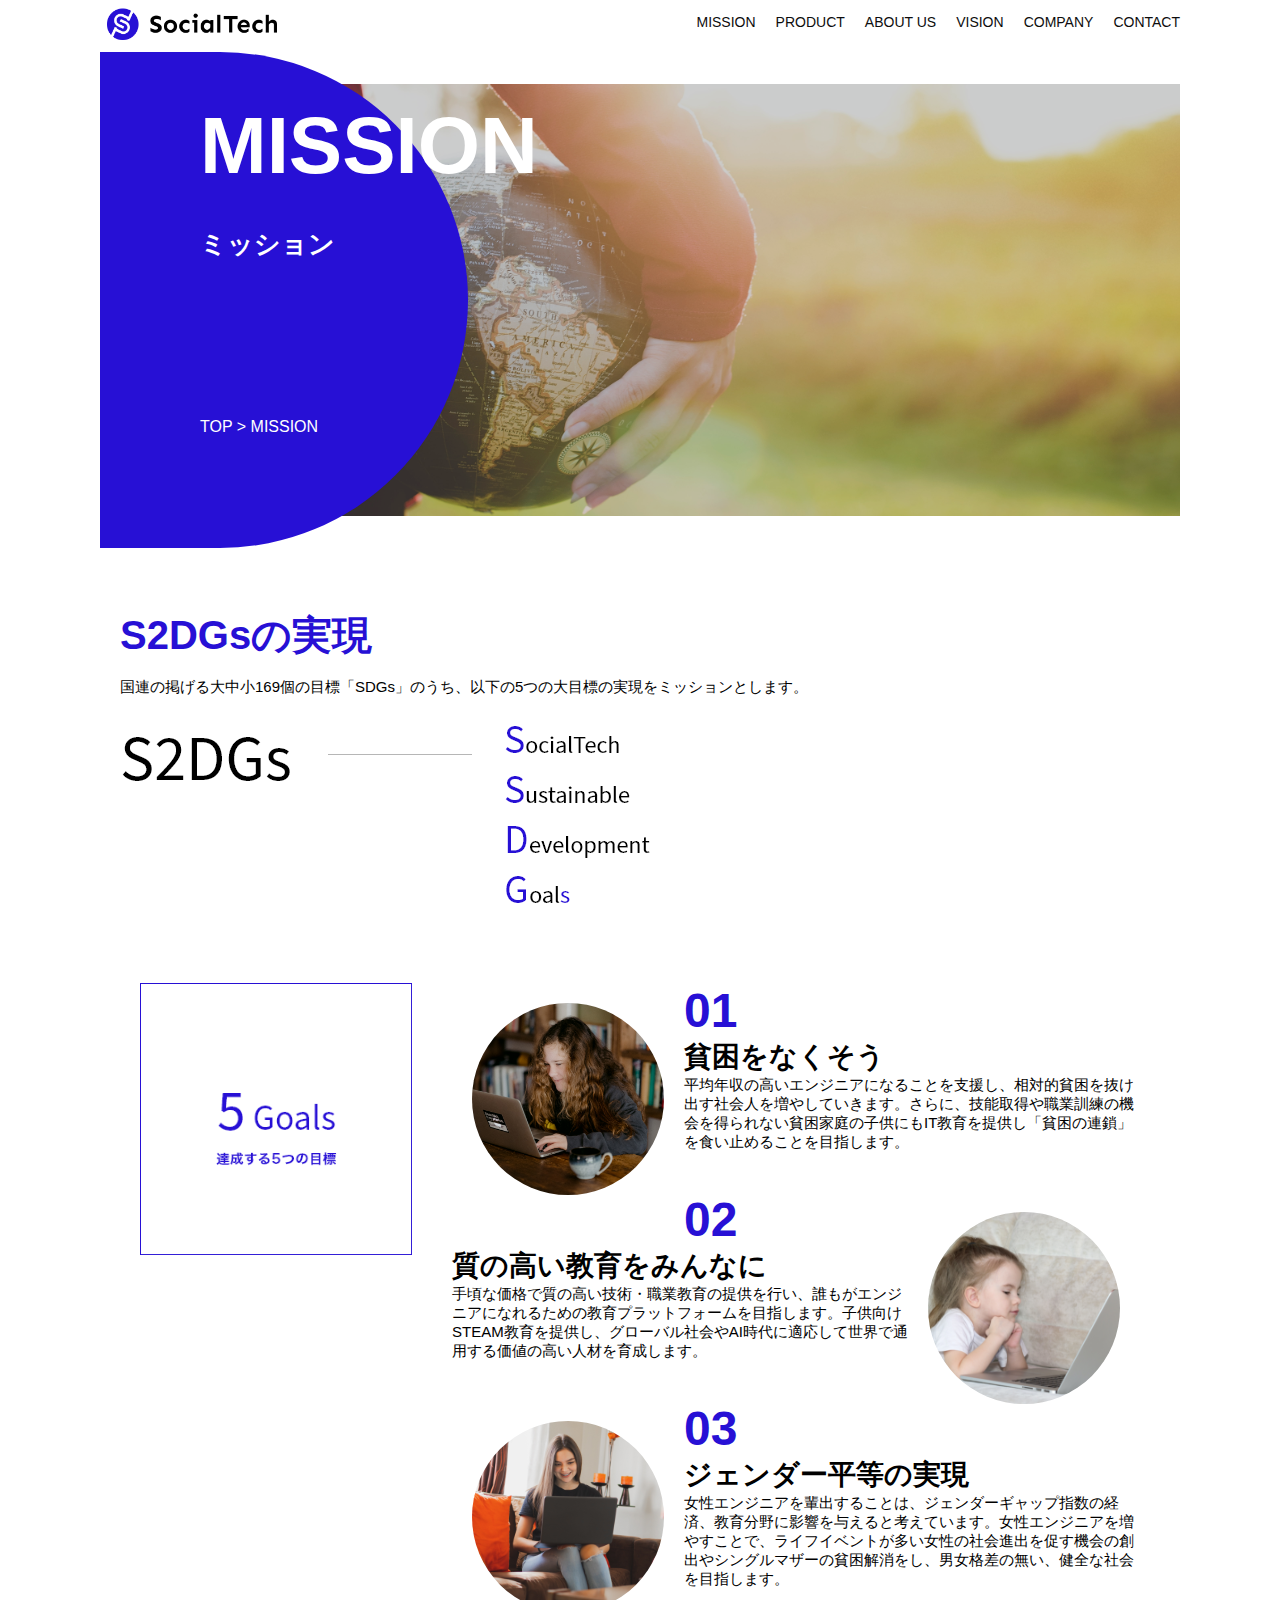
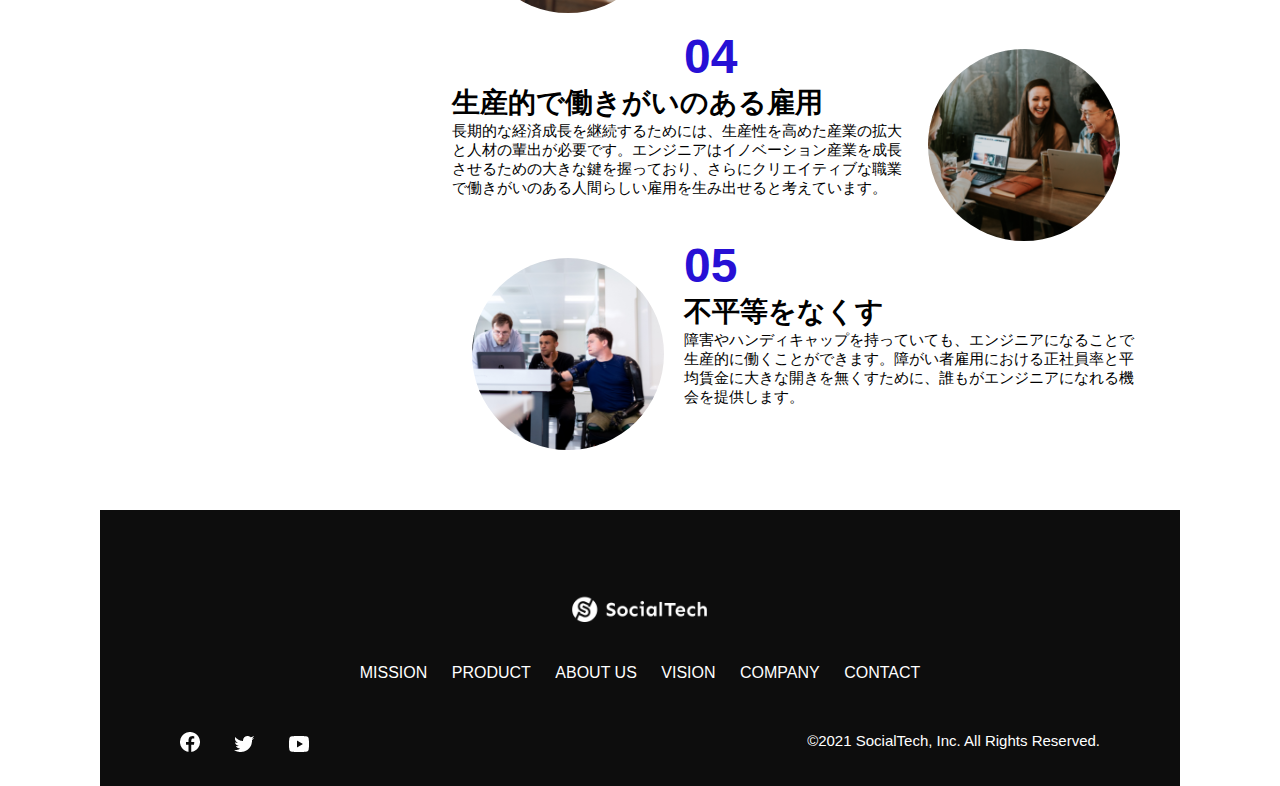
<file: socialtech/mission.html>
<!DOCTYPE html>
<html>
  <head>
    <title>SocialTech - MISSION ミッション -</title>
    <meta charset="UTF-8">
    <meta name="description" content="SocialTechが目指す5つの目標(S2DGs)を紹介します">
    <meta name="viewport" content="width=device-width, initial-scale=1.0">
    <link rel="stylesheet" href="style.css">
  </head>

  <body>
    <!-- ヘッダー -->
     <header>
      <!-- ロゴ -->
       <a href="index.html" id="logo">
        <img src="images/logo.png" alt="トップページに戻る">
       </a>

       <!-- PC用ナビゲーション -->
        <nav id="nav-pc">
          <ul>
            <li><a href="mission.html">MISSION</a></li>
            <li><a href="product.html">PRODUCT</a></li>
            <li><a href="index.html#aboutus">ABOUT US</a></li>
            <li><a href="index.html#vision">VISION</a></li>
            <li><a href="index.html#company">COMPANY</a></li>
            <li><a href="index.html#contact">CONTACT</a></li>
          </ul>
        </nav>

        <!-- スマホ用メニューボタン -->
         <button id="menu-sp" onclick="document.getElementById('nav-sp').style.display = 'block'">
          <img src="images/button-menu.png" alt="ナビゲーションを開く">
         </button>

         <!-- スマホ用ナビゲーション -->
          <div id="nav-sp">
            <button id="close" onclick="document.getElementById('nav-sp').style.display = 'none'">
              <img src="images/button-close.png" alt="ナビゲーションを閉じる">
            </button>

            <nav>
              <ul>
                <li>
                  <a id="logo-sp" href="index.html" onclick="document.getElementById('nav-sp').style.display = 'none'"><img src="images/logo-sp.png" alt="トップページに戻る"></a>
                </li>
                <li><a class="menu" href="mission.html" onclick="document.getElementById('nav-sp').style.display = 'none'">MISSION</a></li>
                <li><a class="menu" href="product.html" onclick="document.getElementById('nav-sp').style.display = 'none'">PRODUCT</a></li>
                <li><a class="menu" href="index.html#aboutus" onclick="document.getElementById('nav-sp').style.display = 'none'">ABOUT US</a></li>
                <li><a class="menu" href="index.html#vision" onclick="document.getElementById('nav-sp').style.display = 'none'">VISION</a></li>
                <li><a class="menu" href="index.html#company" onclick="document.getElementById('nav-sp').style.display = 'none'">COMPANY</a></li>
                <li><a class="menu" href="index.html#contact" onclick="document.getElementById('nav-sp').style.display = 'none'">CONTACT</a></li>
              </ul>
            </nav>
            <div id="sns">
              <a href="https://www.facebook.com/sejuku2013">
                <img src="images/button-facebook.png" alt="Facebookのリンク">
              </a>
              <a href="https://twitter.com/samuraijuku">
                <img src="images/button-twitter.png" alt="Twitterのリンク">
              </a>
              <a href="https://www.youtube.com/channel/UCCFOQO5aDK0xXam4cUQXT8g">
                <img src="images/button-youtube.png" alt="YouTubeのリンク">
              </a>
            </div>
          </div>
     </header>

     <main>
      <article>
        <section id="mission-main">
          <div class="mission-main-inner">
            <div id="mission-title">
              <h1>MISSION<br><span>ミッション</span></h1>
              <p>TOP > MISSION</p>
            </div>
          </div>
        </section>

        <section id="mission-s2dgs">
          <h2 class="mission-h2">S2DGsの実現</h2>
          <p>国連の掲げる大中小169個の目標「SDGs」のうち、以下の5つの大目標の実現をミッションとします。</p>
          <img src="images/mission/mission-s2dgs.png" alt="S2DGs">
        </section>

        <section id="mission-five-goals">
          <div class="five-goals-image">
            <img src="images/mission/mission-5goals.png" alt="5Goals">
          </div>
          <div class="five-goals-read">
            <div>
              <img class="fivegoals-image-left" src="images/mission/mission-5goals01.png" alt="PCを操作する女の子">
              <span class="fivegoals-number">01</span>
              <h3 class="fivegoals-h3">貧困をなくそう</h3>
              <p class="fivegoals-p">平均年収の高いエンジニアになることを支援し、相対的貧困を抜け出す社会人を増やしていきます。さらに、技能取得や職業訓練の機会を得られない貧困家庭の子供にもIT教育を提供し「貧困の連鎖」を食い止めることを目指します。</p>
            </div>
            <div>
              <img class="fivegoals-image-right" src="images/mission/mission-5goals02.png" alt="PCを見つめる小さい女の子">
              <span class="fivegoals-number">02</span>
              <h3 class="fivegoals-h3">質の高い教育をみんなに</h3>
              <p class="fivegoals-p">手頃な価格で質の高い技術・職業教育の提供を行い、誰もがエンジニアになれるための教育プラットフォームを目指します。子供向けSTEAM教育を提供し、グローバル社会やAI時代に適応して世界で通用する価値の高い人材を育成します。</p>
            </div>
            <div>
              <img class="fivegoals-image-left" src="images/mission/mission-5goals03.png" alt="PCを操作する女性">
              <span class="fivegoals-number">03</span>
              <h3 class="fivegoals-h3">ジェンダー平等の実現</h3>
              <p class="fivegoals-p">女性エンジニアを輩出することは、ジェンダーギャップ指数の経済、教育分野に影響を与えると考えています。女性エンジニアを増やすことで、ライフイベントが多い女性の社会進出を促す機会の創出やシングルマザーの貧困解消をし、男女格差の無い、健全な社会を目指します。</p>
            </div>
            <div>
              <img class="fivegoals-image-right" src="images/mission/mission-5goals04.png" alt="笑顔で話し合う3人の男女">
              <span class="fivegoals-number">04</span>
              <h3 class="fivegoals-h3">生産的で働きがいのある雇用</h3>
              <p class="fivegoals-p">長期的な経済成長を継続するためには、生産性を高めた産業の拡大と人材の輩出が必要です。エンジニアはイノベーション産業を成長させるための大きな鍵を握っており、さらにクリエイティブな職業で働きがいのある人間らしい雇用を生み出せると考えています。</p>
            </div>
            <div>
              <img class="fivegoals-image-left" src="images/mission/mission-5goals05.png" alt="障害を持つ男性が生き生きと働く様子">
              <span class="fivegoals-number">05</span>
              <h3 class="fivegoals-h3">不平等をなくす</h3>
              <p class="fivegoals-p">障害やハンディキャップを持っていても、エンジニアになることで生産的に働くことができます。障がい者雇用における正社員率と平均賃金に大きな開きを無くすために、誰もがエンジニアになれる機会を提供します。</p>
            </div>
          </div>
        </section>
      </article>
     </main>

     <footer>
      <div id="footer-logo">
        <img src="images/logo-sp.png" alt="SocialTech">
      </div>
      <div id="footer-link">
        <a href="mission.html">MISSION</a>
        <a href="product.html">PRODUCT</a>
        <a href="index.html#aboutus">ABOUT US</a>
        <a href="index.html#vision">VISION</a>
        <a href="index.html#company">COMPANY</a>
        <a href="index.html#contact">CONTACT</a>
      </div>
      <div id="sns-footer">
        <div class="sns-btns">
          <a href="https://www.facebook.com/sejuku2013"><img src="images/button-facebook.png" alt="Facebookのリンク"></a>
          <a href="https://twitter.com/samuraijuku"><img src="images/button-twitter.png" alt="Twitterのリンク"></a>
          <a href="https://www.youtube.com/channel/UCCFOQO5aDK0xXam4cUQXT8g"><img src="images/button-youtube.png" alt="YouTubeのリンク"></a>
        </div>
        <p id="copyright">&copy;2021 SocialTech, Inc. All Rights Reserved.</p>
      </div>
     </footer>

  </body>
</html>
</file>
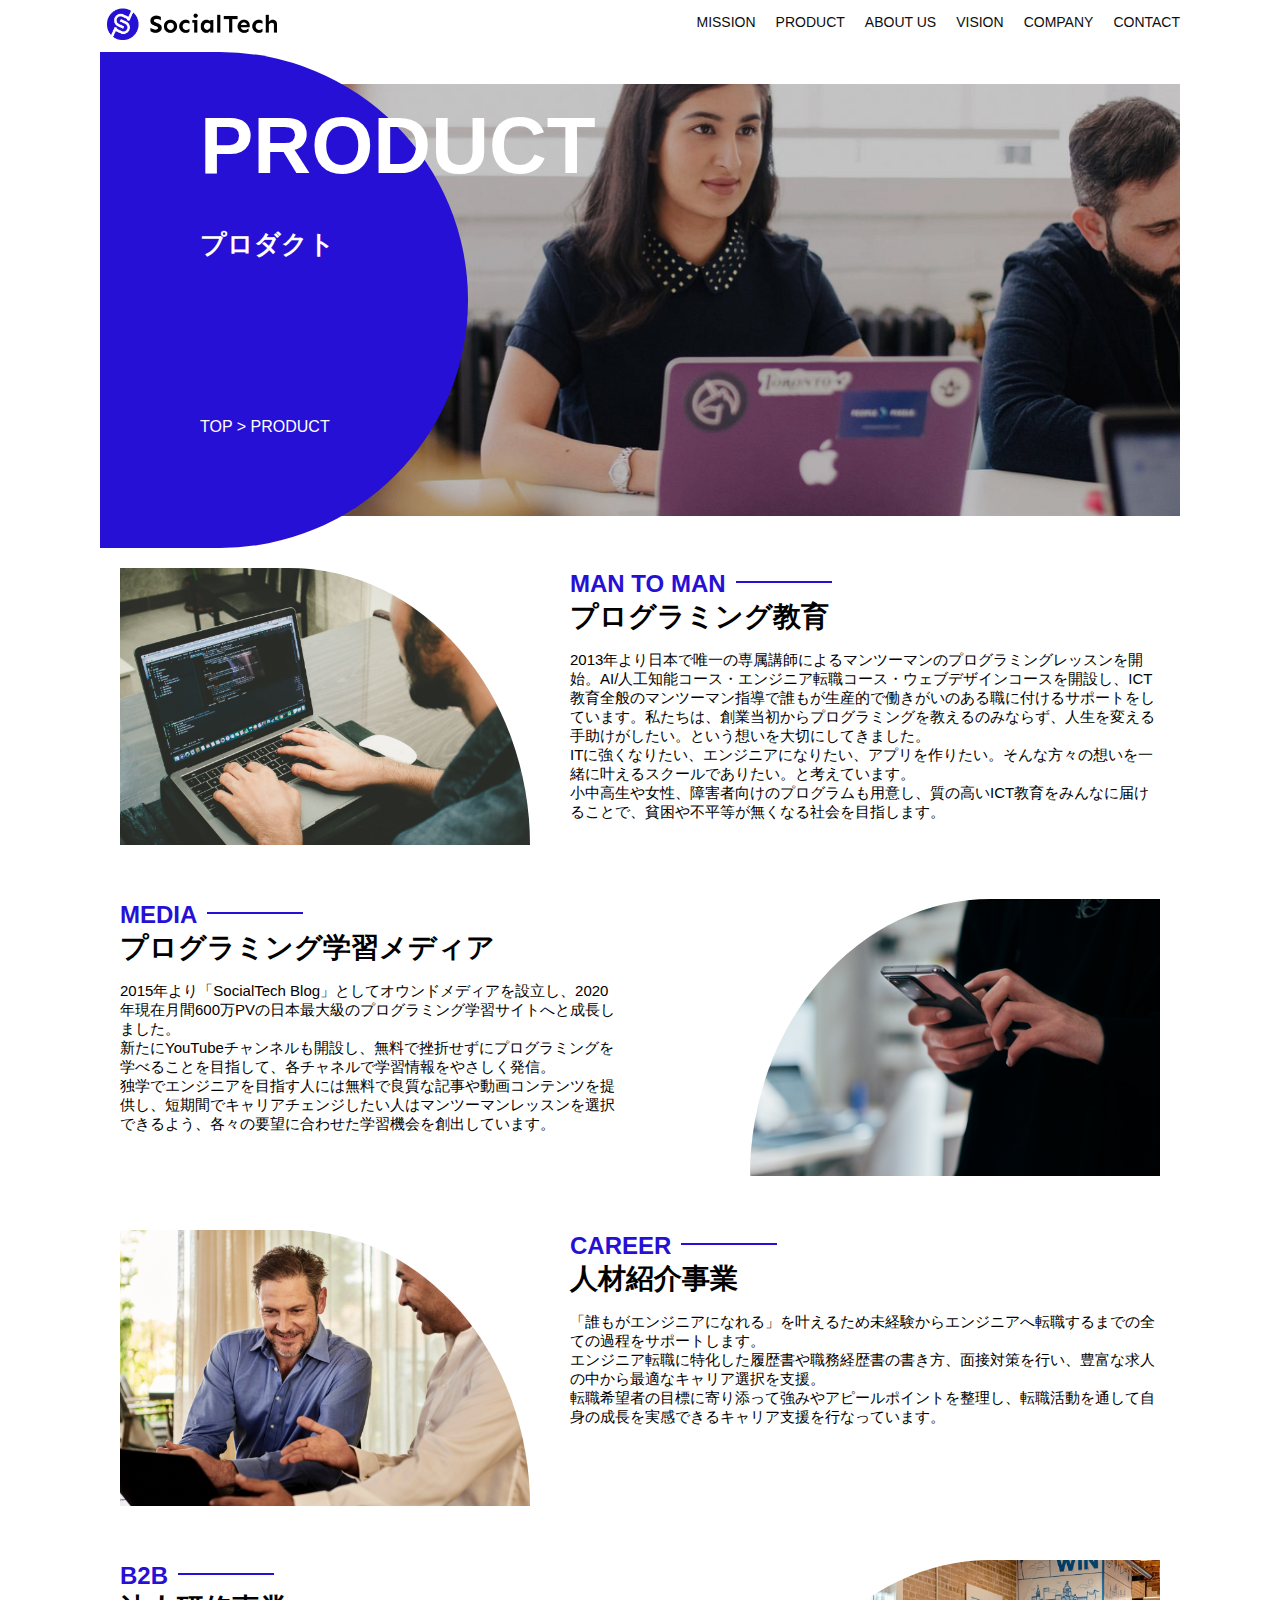
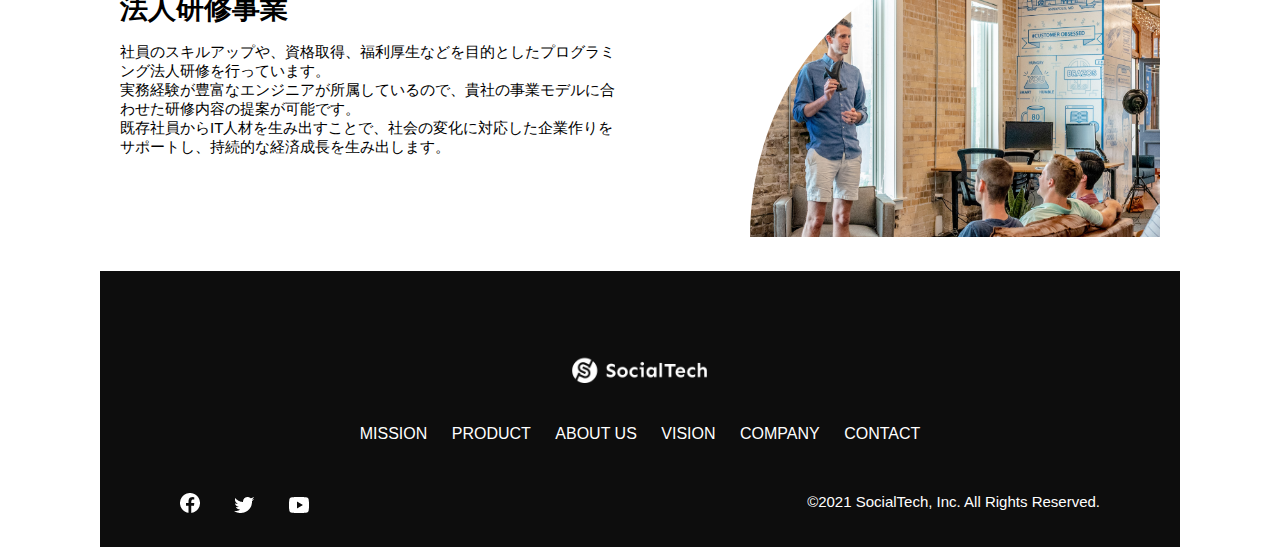
<file: socialtech/product.html>
<!DOCTYPE html>
<html>
  <head>
    <title>SocialTech -PRODUCT プロダクト-</title>
    <meta charset="UTF-8">
    <meta name="description" content="SocialTechの4つのプロダクトを紹介します">
    <meta name="viewport" content="width=device-width, initial-scale=1.0">
    <link rel="stylesheet" href="style.css">
  </head>

  <body>
    <!-- ヘッダー -->
     <header>
      <!-- ロゴ -->
       <a href="index.html" id="logo">
        <img src="images/logo.png" alt="トップページに戻る">
       </a>

       <!-- PC用ナビゲーション -->
        <nav id="nav-pc">
          <ul>
            <li><a href="mission.html">MISSION</a></li>
            <li><a href="product.html">PRODUCT</a></li>
            <li><a href="index.html#aboutus">ABOUT US</a></li>
            <li><a href="index.html#vision">VISION</a></li>
            <li><a href="index.html#company">COMPANY</a></li>
            <li><a href="index.html#contact">CONTACT</a></li>
          </ul>
        </nav>

        <!-- スマホ用メニューボタン -->
         <button id="menu-sp" onclick="document.getElementById('nav-sp').style.display = 'block'">
          <img src="images/button-menu.png" alt="ナビゲーションを開く">
         </button>

         <!-- スマホ用ナビゲーション -->
          <div id="nav-sp">
            <button id="close" onclick="document.getElementById('nav-sp').style.display = 'none'">
              <img src="images/button-close.png" alt="ナビゲーションを閉じる">
            </button>

            <nav>
              <ul>
                <li>
                  <a id="logo-sp" href="index.html" onclick="document.getElementById('nav-sp').style.display = 'none'"><img src="images/logo-sp.png" alt="トップページに戻る"></a>
                </li>
                <li><a class="menu" href="mission.html" onclick="document.getElementById('nav-sp').style.display = 'none'">MISSION</a></li>
                <li><a class="menu" href="product.html" onclick="document.getElementById('nav-sp').style.display = 'none'">PRODUCT</a></li>
                <li><a class="menu" href="index.html#aboutus" onclick="document.getElementById('nav-sp').style.display = 'none'">ABOUT US</a></li>
                <li><a class="menu" href="index.html#vision" onclick="document.getElementById('nav-sp').style.display = 'none'">VISION</a></li>
                <li><a class="menu" href="index.html#company" onclick="document.getElementById('nav-sp').style.display = 'none'">COMPANY</a></li>
                <li><a class="menu" href="index.html#contact" onclick="document.getElementById('nav-sp').style.display = 'none'">CONTACT</a></li>
              </ul>
            </nav>
            <div id="sns">
              <a href="https://www.facebook.com/sejuku2013">
                <img src="images/button-facebook.png" alt="Facebookのリンク">
              </a>
              <a href="https://twitter.com/samuraijuku">
                <img src="images/button-twitter.png" alt="Twitterのリンク">
              </a>
              <a href="https://www.youtube.com/channel/UCCFOQO5aDK0xXam4cUQXT8g">
                <img src="images/button-youtube.png" alt="YouTubeのリンク">
              </a>
            </div>
          </div>
     </header>

     <main>
      <article>
        <section id="product-main">
          <div class="product-main-inner">
            <div id="product-title">
              <h1>PRODUCT<br><span>プロダクト</span></h1>
              <p>TOP > PRODUCT</p>
            </div>
          </div>
        </section>

        <section class="product-section product-section-left">
          <div class="product-section-img">
            <img src="images/product/product-mantoman.png" alt="PCでコードを書く男性">
          </div>
          <div class="product-read">
            <h2 class="product-h2">MAN TO MAN</h2>
            <h3 class="product-h3">プログラミング教育</h3>
            <p>2013年より日本で唯一の専属講師によるマンツーマンのプログラミングレッスンを開始。AI/人工知能コース・エンジニア転職コース・ウェブデザインコースを開設し、ICT教育全般のマンツーマン指導で誰もが生産的で働きがいのある職に付けるサポートをしています。私たちは、創業当初からプログラミングを教えるのみならず、人生を変える手助けがしたい。という想いを大切にしてきました。<br>ITに強くなりたい、エンジニアになりたい、アプリを作りたい。そんな方々の想いを一緒に叶えるスクールでありたい。と考えています。<br>小中高生や女性、障害者向けのプログラムも用意し、質の高いICT教育をみんなに届けることで、貧困や不平等が無くなる社会を目指します。</p>
          </div>
        </section>

        <section class="product-section product-section-right">
          <div class="product-read">
            <h2 class="product-h2">MEDIA</h2>
            <h3 class="product-h3">プログラミング学習メディア</h3>
            <p>2015年より「SocialTech Blog」としてオウンドメディアを設立し、2020年現在月間600万PVの日本最大級のプログラミング学習サイトへと成長しました。<br>新たにYouTubeチャンネルも開設し、無料で挫折せずにプログラミングを学べることを目指して、各チャネルで学習情報をやさしく発信。<br>独学でエンジニアを目指す人には無料で良質な記事や動画コンテンツを提供し、短期間でキャリアチェンジしたい人はマンツーマンレッスンを選択できるよう、各々の要望に合わせた学習機会を創出しています。</p>
          </div>
          <div class="product-section-img">
            <img src="images/product/product-media.png" alt="スマートフォンを操作する人">
          </div>
        </section>

        <section class="product-section product-section-left">
          <div class="product-section-img">
            <img src="images/product/product-career.png" alt="笑顔で話し合う2人の男性">
          </div>
          <div class="product-read">
            <h2 class="product-h2">CAREER</h2>
            <h3 class="product-h3">人材紹介事業</h3>
            <p>「誰もがエンジニアになれる」を叶えるため未経験からエンジニアへ転職するまでの全ての過程をサポートします。<br>エンジニア転職に特化した履歴書や職務経歴書の書き方、面接対策を行い、豊富な求人の中から最適なキャリア選択を支援。<br>転職希望者の目標に寄り添って強みやアピールポイントを整理し、転職活動を通して自身の成長を実感できるキャリア支援を行なっています。<br></p>
          </div>
        </section>

        <section class="product-section product-section-right">
          <div class="product-read">
            <h2 class="product-h2">B2B</h2>
            <h3 class="product-h3">法人研修事業</h3>
            <p>社員のスキルアップや、資格取得、福利厚生などを目的としたプログラミング法人研修を行っています。<br>実務経験が豊富なエンジニアが所属しているので、貴社の事業モデルに合わせた研修内容の提案が可能です。<br>既存社員からIT人材を生み出すことで、社会の変化に対応した企業作りをサポートし、持続的な経済成長を生み出します。</p>
          </div>
          <div class="product-section-img">
            <img src="images/product/product-b2b.png" alt="講演中の男性とそれを聴く人々">
          </div>
        </section>

      </article>
     </main>

     <footer>
      <div id="footer-logo">
        <img src="images/logo-sp.png" alt="SocialTech">
      </div>
      <div id="footer-link">
        <a href="mission.html">MISSION</a>
        <a href="product.html">PRODUCT</a>
        <a href="index.html#aboutus">ABOUT US</a>
        <a href="index.html#vision">VISION</a>
        <a href="index.html#company">COMPANY</a>
        <a href="index.html#contact">CONTACT</a>
      </div>
      <div id="sns-footer">
        <div class="sns-btns">
          <a href="https://www.facebook.com/sejuku2013"><img src="images/button-facebook.png" alt="Facebookのリンク"></a>
          <a href="https://twitter.com/samuraijuku"><img src="images/button-twitter.png" alt="Twitterのリンク"></a>
          <a href="https://www.youtube.com/channel/UCCFOQO5aDK0xXam4cUQXT8g"><img src="images/button-youtube.png" alt="YouTubeのリンク"></a>
        </div>
        <p id="copyright">&copy;2021 SocialTech, Inc. All Rights Reserved.</p>
      </div>
     </footer>
     
  </body>
</html>
</file>
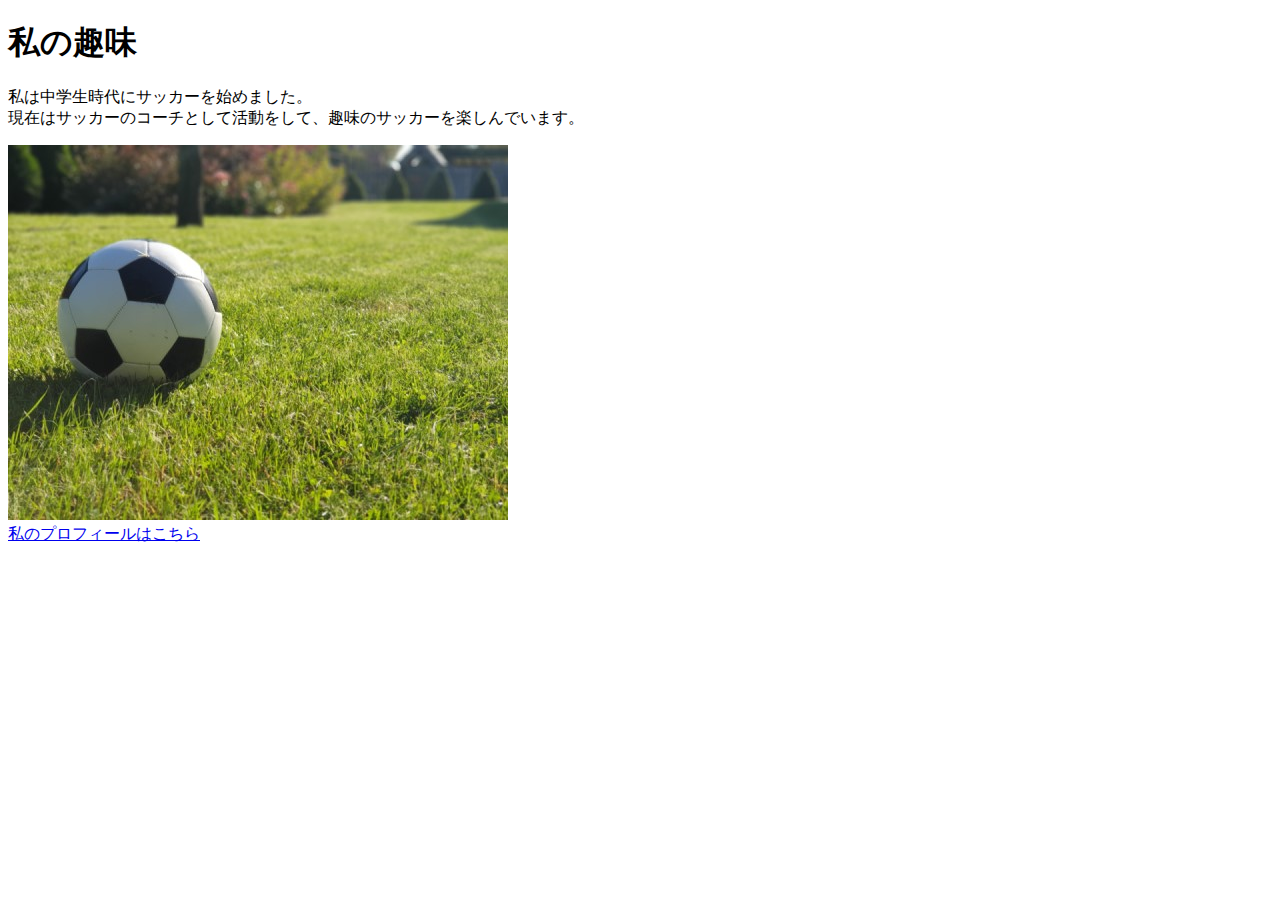
<file: kadai_005/html/kadai_005.html>
<!DOCTYPE html>
<html>
  <head>
    <title>5章課題</title>
    <meta name="description" content="このページは5章の課題です。">
    <meta charset="UTF-8">
  </head>
  <body>
    <h1>私の趣味</h1>
    <p>私は中学生時代にサッカーを始めました。<br>
    現在はサッカーのコーチとして活動をして、趣味のサッカーを楽しんでいます。
    </p>
    <img src="../images/sample.jpg" alt="写真">
    <br>   
    <a href="https://x.com/samuraijuku">私のプロフィールはこちら</a>
  </body>
</html>
</file>
<file: socialtech/style.css>
/* PC、スマホ共通スタイル*/
* {
  box-sizing: border-box;
}

p {
  font-size: 15px;
}

body {
  max-width: 1080px;
  margin: 0 auto 0 auto;
  font-family: "Source Sans Pro", "Hiragino Kaku Gothic ProN", Meiryo, Arial, sans-serif;
}

/* ヘッダー */
header {
  display: flex;
  justify-content: space-between;
}

/* ナビゲーションのレイアウト */
#nav-pc {
  font-size: 14px;
}

#nav-pc ul {
  display: flex;
  padding-left: 0;
}

#nav-pc li {
  list-style: none;
}

/* ナビゲーションのリンクの装飾設定 */
#nav-pc a {
  text-decoration: none;
  margin-left: 20px;
  color: #0d0d0d;
}

#nav-pc a:hover {
  text-decoration: underline;
}

/* スマホ用ナビを非表示 */
#nav-sp,
#menu-sp {
  display: none;
}

/* メインビジュアル */
#main-visual {
  position: relative;
  height: 400px;
}
#main-message {
  position: absolute;
  top: 0;
  left: 0;
  background-color: #2710d5;
  color: #ffffff;
  border-radius: 0 0 476px 0;
  max-width: 620px;
  height: 100%;
  width: 100%;
  z-index: 11;
}

#main-message h1 {
  font-size: 60px;
  margin: 100px 0 0 50px;
}

#main-message > p {
  font-size: 28px;
  margin: 0 0 0 50px;
}

#main-visual > img {
  max-width: 620px;
  border-radius: 476px 0 0 0;
  position: absolute;
  top: 0;
  right: 0;
  z-index: 10;
}

/* 見出し */
h2 {
  margin: 40px 0 0 0;
}

h2::after {
  content: url("images/line.png");
  margin-left: 10px;
}

h3 {
  font-size: 27px;
}

/* ミッション */
#mission {
  margin: 80px auto 80px auto;
}

#mission-flex {
 display: flex;
}

#mission-flex > div {
  width: 50%;
  margin: 20px;
}

#mission-photo {
  width: 100%;
}

#s2dgs {
  margin-top: 50px;
  width: 100%;
}

/* プロダクト */
#product {
  background-color: #fafafa;
  margin: 80px 0 80px 0;
  padding: 10px 40px 0px 40px;
}

/* 外枠 */
#product .product-flex {
  margin-top: 40px;
  display: flex;
}

/* 左のカラム */
#product-left {
  width: 50%;
  margin-right: 20px;
}

/* 右のカラム */
#product-right {
  width: 50%;
  margin-left: 20px;
  margin-top: 80px;
}

/* 写真＋説明の枠 */
#product-left > div {
  position: relative;
  height: 480px;
  margin-right: 20px;
}

#product-right > div {
  position: relative;
  height: 480px;
  margin-left: 20px;
}

/* 写真 */
.product-photo {
  width: 100%;
}

/* 説明文の枠 */
.product-explain {
  background-color: #ffffff;
  position: absolute;
  left: 0;
  bottom: 50px;
  margin: 0 40px 0 40px;
  padding: 20px;
  box-shadow: 5px 5px 10px rgba(0, 0, 0, 0.05);
}

/* 説明文の英語 */
.product-explain > span {
  color: #2710d5;
  font-weight: bold;
  font-size: 16px;
  margin: 0px;
}

/* 説明文の見出し */
.product-explain > h3 {
  margin: 5px 0 5px 0;
}

/* 説明文 */
.product-explain > p {
  font-size: 14px;
  margin: 0;
}

/* もっと見るボタン */
#product-more {
  text-align: center;
}

#product-more a {
  position: relative;
  bottom: -42px;
}

/* ABOUT US */
#aboutus {
  margin: 80px auto 80px auto;
}

/* 3つの組織文化と写真を入れる枠 */
#aboutus > div {
  display: flex;
}

/* 写真 */
.culture-img {
  width: 50%;
  align-self: flex-start;
}

.culture-img2 {
  margin-top: 50px;
  width: 100%;
}

/* 3つの組織文化の表 */
.culture-table {
  margin-right: 50px;
}

/* 番号 */
.culture-num {
  font-size: 80px;
  color: #2710d5;
  padding: 0 20px 0 0;
}

/* 見出し */
.culture-table th {
  text-align: left;
  font-size: 28px;
  font-weight: bold;
}

/* 組織文化英語 */
.culture-en {
  color: #2710d5;
  font-size: 24px;
}

/* 説明文 */
.culture-description {
  margin: 0;
}

/* ビジョン */
#vision {
  margin: 80px auto 80px auto;
}

/* セクション内の外枠 */
#vision > div {
  display: flex;
  justify-content: space-between;
  flex-wrap: wrap;
}

/* 7つの行動指針の枠 */
.vision-box {
  width: 300px;
  height: 300px;
  margin-bottom: 30px;
  position: relative;
}

.vision-box > img {
  width: 100%;
  position: relative;
  z-index: 30;
}

.vision-box > div {
  position: absolute;
  top: 0;
  left: 0;
  z-index: 31;
  margin-right: 20px;
}

.vision-box > div > h4 {
  color: #2710d5;
  font-size: 19px;
  margin: 80px 0 0 0;
}


.vision-box > div > h4::first-letter {
  font-size: 40px;
}

.vision-box > div > h5 {
  font-size: 20px;
  margin: 0 0 0 0;
}

.vision-box > div > p {
  margin: 10px 0 0 0;
}

/* 会社概要 */
#company {
  margin: 80px auto 80px auto;
}

#company-table {
  width: 100%;
}

.tableheader {
  text-align: left;
  padding: 20px;
  border-bottom-color: #2710d5;
  border-bottom-width: 1px;
  border-bottom-style: solid;
  width: 100px;
}

.tableheader-first {
  border-top-color: #2710d5;
  border-top-width: 1px;
  border-top-style: solid;
}

.cell {
  padding: 30px;
  border-bottom-color: #ececec;
  border-bottom-width: 1px;
  border-bottom-style: solid;
}

.cell-first {
  border-top-color: #ececec;
  border-top-width: 1px;
  border-top-style: solid;
}

#company > iframe {
  width: 100%;
  height: 368px;
  margin-top: 40px;
}

/* お問い合わせ */
#contact {
  margin: 80px auto 80px auto;
}
 
/* 外枠 */
#contact > form > div {
  display: flex;
  flex-direction: row;
  flex-wrap: wrap;
  padding-bottom: 30px;
}

/* 左列 見出し */
.contact-heading {
  width: 240px;
  align-self: center;
}

/* 見出しのラベル */
.contact-label {
  font-weight: bold;
}

/* 必須 */
.contact-span {
  color: #ce2222;
  margin: 0 0 0 20px;
  font-weight: bold;
}

/* テキストボックス */
.contact-textbox {
  border-top: 0px;
  border-left: 0px;
  border-right: 0px;
  border-bottom-width: 1px;
  border-bottom-color: #707070;
  border-style: solid;
  background-color: #fafafa;
  height: 56px;
  width: 400px;
}

/* お問い合わせ内容のテキストエリア */
.contact-textarea {
  border-top: 0px;
  border-left: 0px;
  border-right: 0px;
  border-bottom-width: 1px;
  border-bottom-color: #707070;
  background-color: #fafafa;
  width: 400px;
  height: 200px;
}

/* 個人情報の取り扱い */
#contact dt {
  font-weight: bold;
}

#contact dd {
  margin: 0 0 16px 0;
}

#contact dd p {
  margin: 0;
}

#contact dd ul {
  padding-left: 0;
}

#contact dd li {
  margin-bottom: 0;
  list-style: none;
}

/* フッター */
footer {
  background-color: #0d0d0d;
  text-align: center;
  padding: 80px 80px 30px 80px;
}

#footer-logo {
  margin-bottom: 30px;
}

#footer-link {
  margin-bottom: 50px;
}

#footer-link > a {
  text-decoration: none;
  margin: 10px;
  color: #ffffff;
}

#footer-link > a:hover {
  text-decoration: underline;
}

#sns-footer {
  display: flex;
  justify-content: space-between;
}

#sns-footer a {
  margin-right: 30px;
}

#copyright {
  color: #ffffff;
  margin: 0;
}

/* mission.html用スタイル */
/* ミッションのメインビジュアル */
  .mission-main-inner {
    background-image: url("images/mission/mission-main.png");
    background-repeat: no-repeat;
    background-position-y: center;
  }

  #mission-title {
    background-color: #2710d5;
    width: 368px;
    color: #ffffff;
    height: 496px;
    border-radius: 0 248px 248px 0;
    position: relative;
  }

  #mission-title h1 {
    position: absolute;
    top: 0;
    left: 100px;
    font-size: 80px;
    line-height: 1;
  }

  #mission-title h1 span {
    font-size: 26px;
  }

  #mission-title > p {
    position: absolute;
    top: 350px;
    left: 100px;
    font-size: 16px;
  }

 /* ミッションページ　S2DGSの設定 */
  #mission-s2dgs {
    padding: 20px;
  }

  .mission-h2 {
    color: #2710d5;
    font-size: 40px;
  }

  .mission-h2::after {
    content: none;
  } 


/* ミッションページ　5つのゴールの設定 */
  #mission-five-goals {
    padding: 20px;
    display: flex;
  }

  #mission-five-goals .five-goals-image {
    width: 30%;
    padding: 20px;
  }

  #mission-five-goals .five-goals-image img {
    width: 100%;
  }

  #mission-five-goals .five-goals-read {
    width: 70%;
    padding: 20px;
  }

  #mission-five-goals .five-goals-read > div {
    margin-bottom: 40px;
  }

  .fivegoals-image-right {
    float: right;
    margin: 20px;
  }

  .fivegoals-image-left {
  float: left;
  margin: 20px;
  }

  .fivegoals-number {
    color: #2710d5;
    font-size: 48px;
    font-weight: bold;
    margin: 0;
  }

  .fivegoals-h3 {
    font-size: 28px;
    margin: 0;
  }

  .fivegoals-p {
    margin: 0;
  }

/* プロダクトページ */
  .product-main-inner {
    background-image: url("images/product/product-main.png");
    background-repeat: no-repeat;
    background-position-y: center;
  }

  #product-title {
    background-color: #2710d5;
    width: 368px;
    color: #ffffff;
    height: 496px;
    border-radius: 0 248px 248px 0;
    position: relative;
  }

  #product-title h1 {
    position: absolute;
    top: 0;
    left: 100px;
    font-size: 80px;
    line-height: 1;
  }

  #product-title h1 span {
    font-size: 26px;
  }

  #product-title > p {
    position: absolute;
    top: 350px;
    left: 100px;
    font-size: 16px;
  }

  /* セクション */
  .product-section {
    display: flex;
    padding: 20px 20px 0;
  }

  .product-section .product-section-img {
    width: 450px;
  }

  /* 左が画像のセクション */
  .product-section-left .product-section-img img {
    width: 100%;
    padding: 0 40px 30px 0;
    border-radius: 0 432px 0 0;
  }

  .product-section-left .product-read {
    width: 50%;
    flex-grow: 1;
  }

  .product-section-left .product-read p {
    margin-bottom: 0;
  }

  /* 右が画像のセクション */
  .product-section-right {
    justify-content: space-between;
  }

  .product-section-right .product-section-img img {
    width: 100%;
    padding: 0 0 30px 40px;
    border-radius: 432px 0 0 0;
  }

  .product-section-right .product-read {
    width: 500px;
  }

  .product-h2 {
    color: #2710d5;
    font-size: 24px;
    margin: 0;
  }

  .product-h3 {
    font-size: 28px;
    margin: 0;
  }


  
/* ===========================
スマートフォン用のスタイル
＝＝＝＝＝＝＝＝＝＝＝＝＝＝＝＝＝ */
@media screen and (max-width: 767px) {

  #nav-pc {
    display: none;
  }

  /* ハンバーガーメニュー */
  #menu-sp {
    display: block;
    background-color: transparent;
    float: right;
    padding: 0;
    border: none;
  }

/* スマホ用ナビゲーションの表示切替 */
/* 初期状態、レイアウトと非表示設定 */
  #nav-sp {
    background-color: #2710d5;
    position: fixed;
    left: 0;
    top: 0;
    height: 100%;
    width: 100%;
    display: none;
    z-index: 100;
  }

/* ×ボタン */
  #close {
    position: absolute;
    top: 20px;
    right: 20px;
    background-color: transparent;
    border: none;
  }

  #nav-sp nav ul {
    padding-left: 0;
  }

  #nav-sp nav li {
    list-style: none;
  }

/* ナビゲーションメニュー用ロゴ */
  #logo-sp {
    margin: 80px 0 30px 20px;
  }

/* ナビゲーションのリンクの装飾設定 */
  #nav-sp nav a {
    display: block;
    color: #ffffff;
  }

  #nav-sp nav a:hover {
    text-decoration: underline;
  }

  #nav-sp .menu {
    text-decoration: none;
    margin: 0 20px 0 20px;
    height: 44px;
    font-size: 16px;
    background-image: url("images/arrow.png");
    background-repeat: no-repeat;
    background-position: right top;
  }

  #sns {
    position: absolute;
    bottom: 20px;
    left: 20px;
  }

  #sns > a {
    margin-right: 30px;
  }

/* メインビジュアル */
  #main-visual {
    position: relative;
    height: 470px;
  }

  #main-visual > div {
    text-align: center;
    height: 280px;
  }

  #main-visual h1 {
    font-size: 28px;
    margin: 90px 0 0 0;
  }

  #main-visual > div > p {
    margin: 0;
    font-size: 15px;
  }

  #main-visual > img {
    width: 100%;
    border-radius: 476px 0 0 0;
    top: auto;
    bottom: 0;
  }

/* 見出し */
  h2 {
    margin: 15px 0 15px 0;
  }

  h3 {
    font-size: 24px;
    margin: 10px 0 0 0;
  }

/* ミッション */
  #mission {
    margin: 20px 0 20px 0;
    padding: 0 20px 0 20px;
  }

  #mission-flex {
    flex-direction: column;
  }

  #mission-flex > div {
    width: 100%;
    margin: 0;
  }

/* プロダクト */
  #product {
    margin: 0;
    padding: 10px 20px 0 20px;
  }

/* 外枠 */
  #product .product-flex {
    flex-direction: column;
    margin-top: 0;
  }

/* 左右のカラム　スマホでは縦並び */
  #product-left, #product-right {
    width: 100%;
    margin: 0;
  }

/* 写真＋説明の枠 */
  #product-left > div, 
  #product-right > div {
    height: auto;
    margin: 0;
  }

/* 説明文の枠 */
  .product-explain {
    position: relative;
    margin: 0;
  }

  .product-explain > h3 {
    margin: 10px 0 10px 0;
    font-size: 24px;
  }

/* もっと見るボタン */
  #product-more {
    text-align: left;
  }

/* ABOUT US */
  #aboutus {
    margin: 80px 20px 80px 20px;
  }
  
  #aboutus > div {
    flex-direction: column;
  }

  .culture-table th {
    font-size: 16px;
  }

  .culture-table {
    margin-right: 0;
    padding-right: 20px;
    order: 2;
  }

  .culture-img {
    width: 100%;
    order: 1;
  }

  .culture-img2 {
    margin-top: 0;
  }

  .culture-num {
    padding: 0;
  }

  .culture-description {
    margin: 0;
  }

/* ビジョン */
  #vision {
    margin: 80px 20px 80px 20px;
  }


  .vision-box > img {
    position: absolute;
    top: 0;
    left: 0;
  }

  .vision-box > div > h4 {
    margin: 60px 0 0 0;
  }


/* 会社概要 */
  #company {
    margin: 0 20px 0 20px;
  }

  #company > h3 {
    margin-bottom: 20px;
  }

  .tableheader {
    width: 50px;
  }

  .cell {
    padding: 20px;
  }

  #company > iframe {
    height: 240px;
  }

/* お問い合わせ */
  #contact {
    margin: 80px 20px 80px 20px;
  }

  #contact > h3 {
    margin-bottom: 20px;
  }

  #contact > form > div {
    flex-direction: column;
    margin-bottom: 20px;
  }


  .contact-heading {
    align-self: auto;
    margin-bottom: 20px;
  }

  .contact-textbox {
    min-width: 300px;
    width: 100%;
  }

  .contact-textarea {
    height: 150px;
    width: 100%;
  }

  .radiobutton {
    margin-bottom: 20px;
  }

/* フッター */
  footer {
    padding: 30px 20px 50px 20px;
    text-align: left;
  }

  #footer-link > a {
    margin: 0 20px 30px 0;
    display: block;
    background-image: url("images/arrow.png");
    background-repeat: no-repeat;
    background-position: right top;
  }

  #footer-link > a:hover {
    text-decoration: underline;
  }

  #sns-footer {
    flex-direction: column;
    justify-content: flex-start;
  }

  #copyright {
    font-size: 12px;
    margin-top: 30px;
  }

/* mission.html用スタイル */
/* ミッションのメインビジュアル */
  #mission-main {
    height: 256px;
    margin-top: 4%;
    position: relative;
  }

  .mission-main-inner {
    height: 80%;
    background-size: cover;
  }

  #mission-title {
    width: 136px;
    height: 256px;
    position: absolute;
    top: -10%;
  }

  #mission-title h1 {
    left: 20px;
    font-size: 40px;
  }

  #mission-title h1 span {
    font-size: 18px;
  }

  #mission-title > p {
    top: 180px;
    left: 20px;
    font-size: 13px;
  }

/* ミッションページ　S2DGSの設定 */
  .mission-h2 {
    font-size: 38px;
    margin: 0px;
  }

  .mission-h2::after {
    content: none;
  }

  #mission-s2dgs > img {
    width: 100%;
  }

/* ミッションページ　5つのゴールの設定 */
  #mission-five-goals {
    flex-direction: column;
  }

  #mission-five-goals > div {
    padding: 0;
  }

  #mission-five-goals .five-goals-image,
  #mission-five-goals .five-goals-read {
    width: 100%;
    padding: 0;
  }

  #mission-five-goals .five-goals-read > div {
    display: flex;
    flex-direction: column;
  }

  .fivegoals-image-right,
  .fivegoals-image-left {
    align-self: center;
  }

  /* プロダクトページ */
  #product-main {
    height: 256px;
    margin-top: 4%;
    position: relative;
  }

  .product-main-inner {
    height: 80%;
    background-size: cover;
  }

  #product-title {
    width: 136px;
    height: 256px;
    position: absolute;
    top: -10%;
  }

  #product-title h1 {
    left: 20px;
    font-size: 40px;
  }

  #product-title h1 span {
    font-size: 18px;
  }

  #product-title > p {
    top: 180px;
    left: 20px;
    font-size: 13px;
  }

  /*  セクション */
  .product-section {
    flex-direction: column;
  }

  .product-section .product-section-img {
    width: 100%;
  }

  .product-section .product-section-img img {
    width: 100%;
    padding: 0;
  }

  /* 左が画像のセクション */
  .product-section-left .product-section-img img {
    border-radius: 0 300px 0 0;
  }

  .product-section-left .product-read {
    width: 100%;
    flex-grow: 1;
  }

  /* 右が画像のセクション */
  .product-section-right .product-section-img img {
    order: 1;
    border-radius: 300px 0 0 0;
  }

  .product-section-right .product-read {
    order: 2;
    width: 100%;
  }

}
</file>
<file: kadai_015/style.css>
body{
  font-family: "Arial", "Meiryo", sans-serif;
  text-align: center;
}
html{
  font-size: 20px;
}
.blue{
  color: skyblue;
}
.pink{
  color: rgb(255, 192, 203);
}
h1{
  font-family: "Josefin Sans", sans-serif;
  font-optical-sizing: auto;
  font-weight: 400;
  font-style: normal;
  font-size: 2rem;
  letter-spacing: 1.2em;
  text-shadow: 1px 1px 2px gray;
  border-bottom: solid 3px rgb(115, 115, 114);
}
#basic p{
  font-weight: bold;
}
</file>
<file: kadai_018/style.css>
#top {
  width: 800px;
  background-color: #dcc9f4;
  padding: 20px 0;
  margin: 0 auto;
  text-align: center;
}
.top-child {
  width: 20%;
  background-color: #ffd9df;
  display: inline;
}
#middle {
  position: relative;
  width: 800px;
  height: 800px;
  margin: 20px auto;
  background-color: #ffd9df;
}
#middle-child01 {
  position: absolute;
  top: 100px;
  left: 100px;
  width: 200px;
  height: 200px;
  background-color: #87ceeb;
}
#middle-child02 {
  position: absolute;
  top: 300px;
  left: 300px;
  width: 200px;
  height: 200px;
  background-color: #87ceeb;
}
#middle-child03 {
  position: absolute;
  top: 500px;
  left: 500px;
  width: 200px;
  height: 200px;
  background-color: #87ceeb;
}
#bottom {
  width: 800px;
  height: 300px;
  margin: 0 auto;
  background-color: #87ceeb;
}
#bottom-child01 {
  width: 400px;
  height: 100px;
  background-color: #e5dcf0;
}
#bottom-child02 {
  position: relative;
  left: 200px;
  width: 400px;
  height: 100px;
  background-color: #e5dcf0;
}
#bottom-child03 {
  position: relative;
  left: 400px;
  width: 400px;
  height: 100px;
  background-color: #e5dcf0;
}
</file>
<file: kadai_022/style.css>
header {
  margin-bottom:  20px;
  margin-left: auto;
  margin-right: auto;
  background-color:  rgb(244, 79, 79);
}

h1 {
  margin: 0;
  text-align: center;
  color: rgb(255, 255, 255);
}

body {
  margin: 0;
}

main {
  margin: 10px;
}

#parent {
  display: flex;
  justify-content: space-around;
}

.contents {
  border:solid 3px rgb(238, 204, 204) ; 
  flex-basis: 25%;
  padding: 10px 15px;
  margin: 20px 0;
  text-align: center;
}
.contents  p:nth-of-type(2)::first-letter {
  font-weight: bold;
  color: rgb(97, 206, 249);
}

h2 {
  font-size: 25px;
  border-bottom: dotted 3px rgb(236, 122, 122);
}
h2::before {
  content: "⚫︎";
  color: rgb(239, 111, 139);
}

p {
  margin: 0;
  font-size: 20px;
}

img {
  margin: 10px 0;
  width: 70%;
}

footer {
  background-color: rgb(244, 79, 79);
  margin: 0 auto;
  text-align: center;
}

a {
  font-size: 20px;
  color: rgb(255, 255, 255);
}
a:visited {
  color: rgb(193, 234, 251);
}
a:hover {
  color: rgb(245, 178, 168);
}

@media screen and  (max-width: 768px) {
  h2 {
    font-size: 30px;
  }
  p {
    font-size: 25px;
  }
  #parent {
    flex-direction: column;
  }
}
</file>
